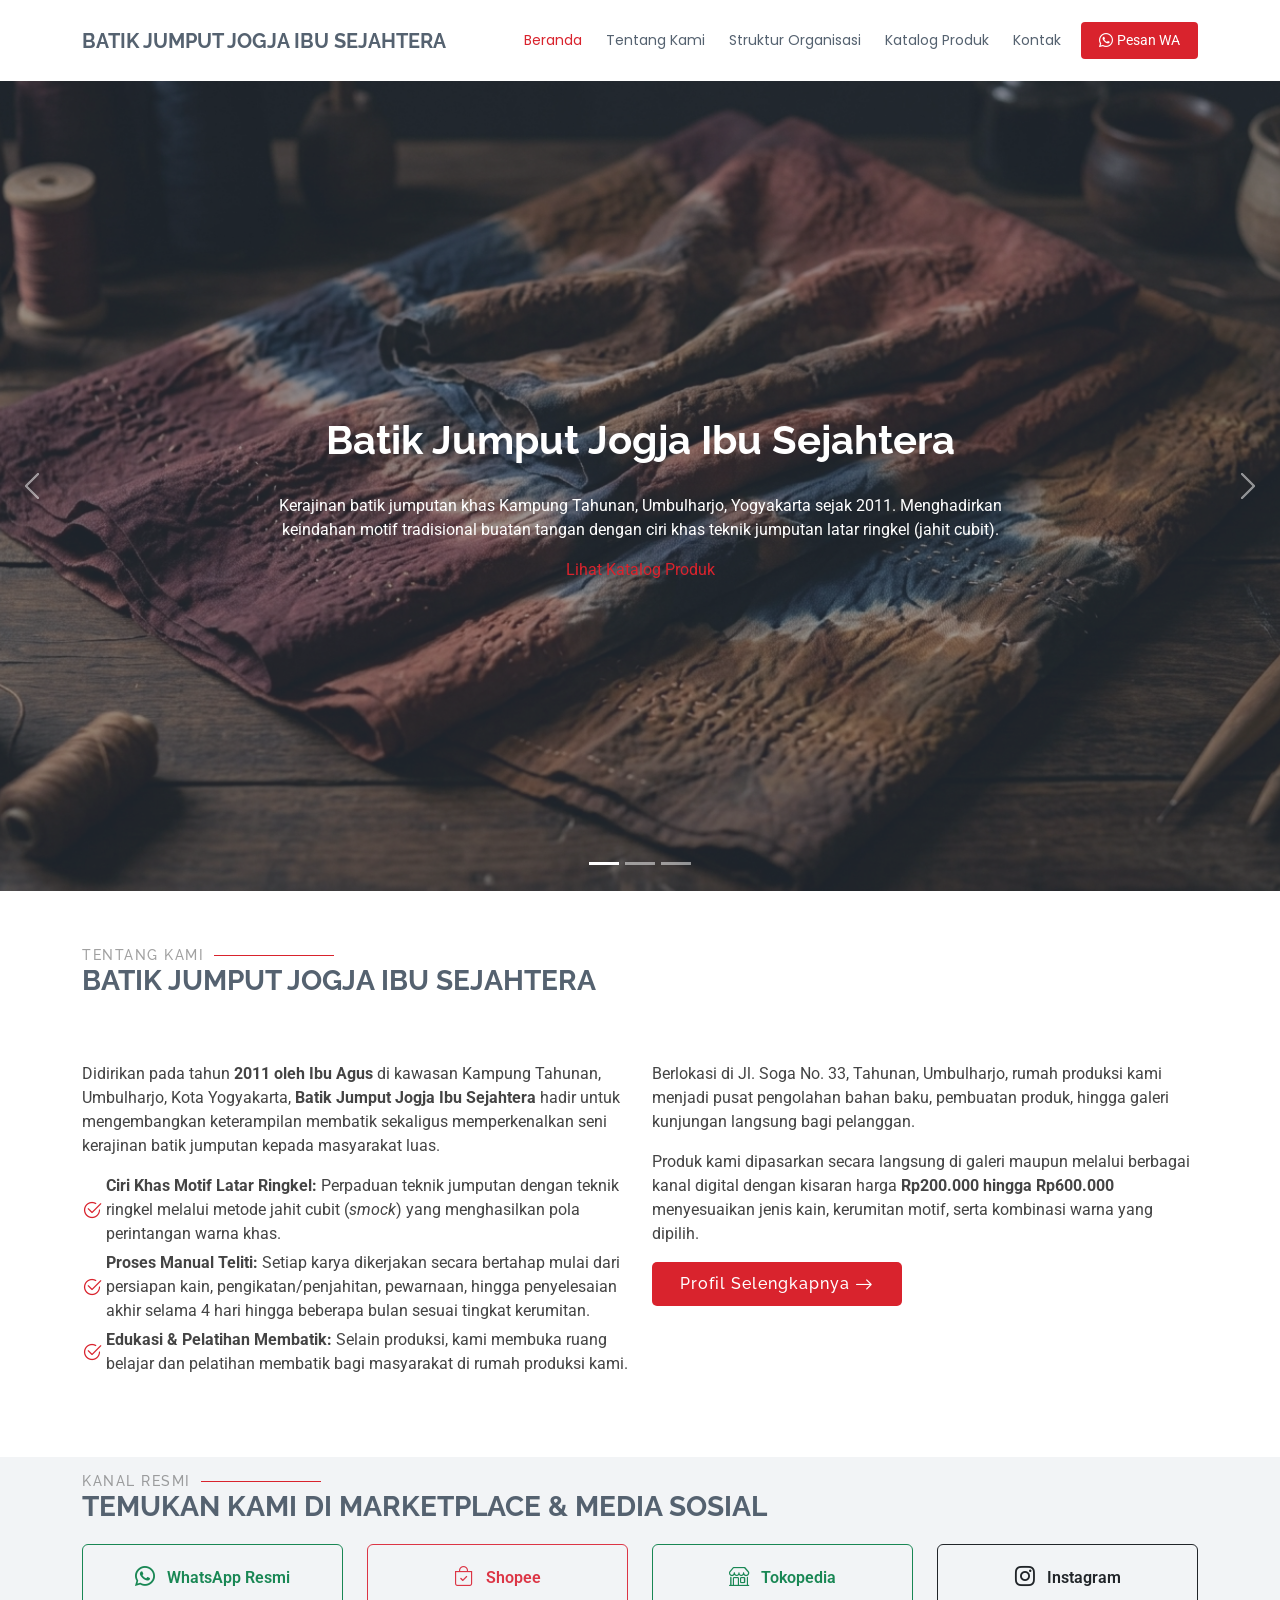
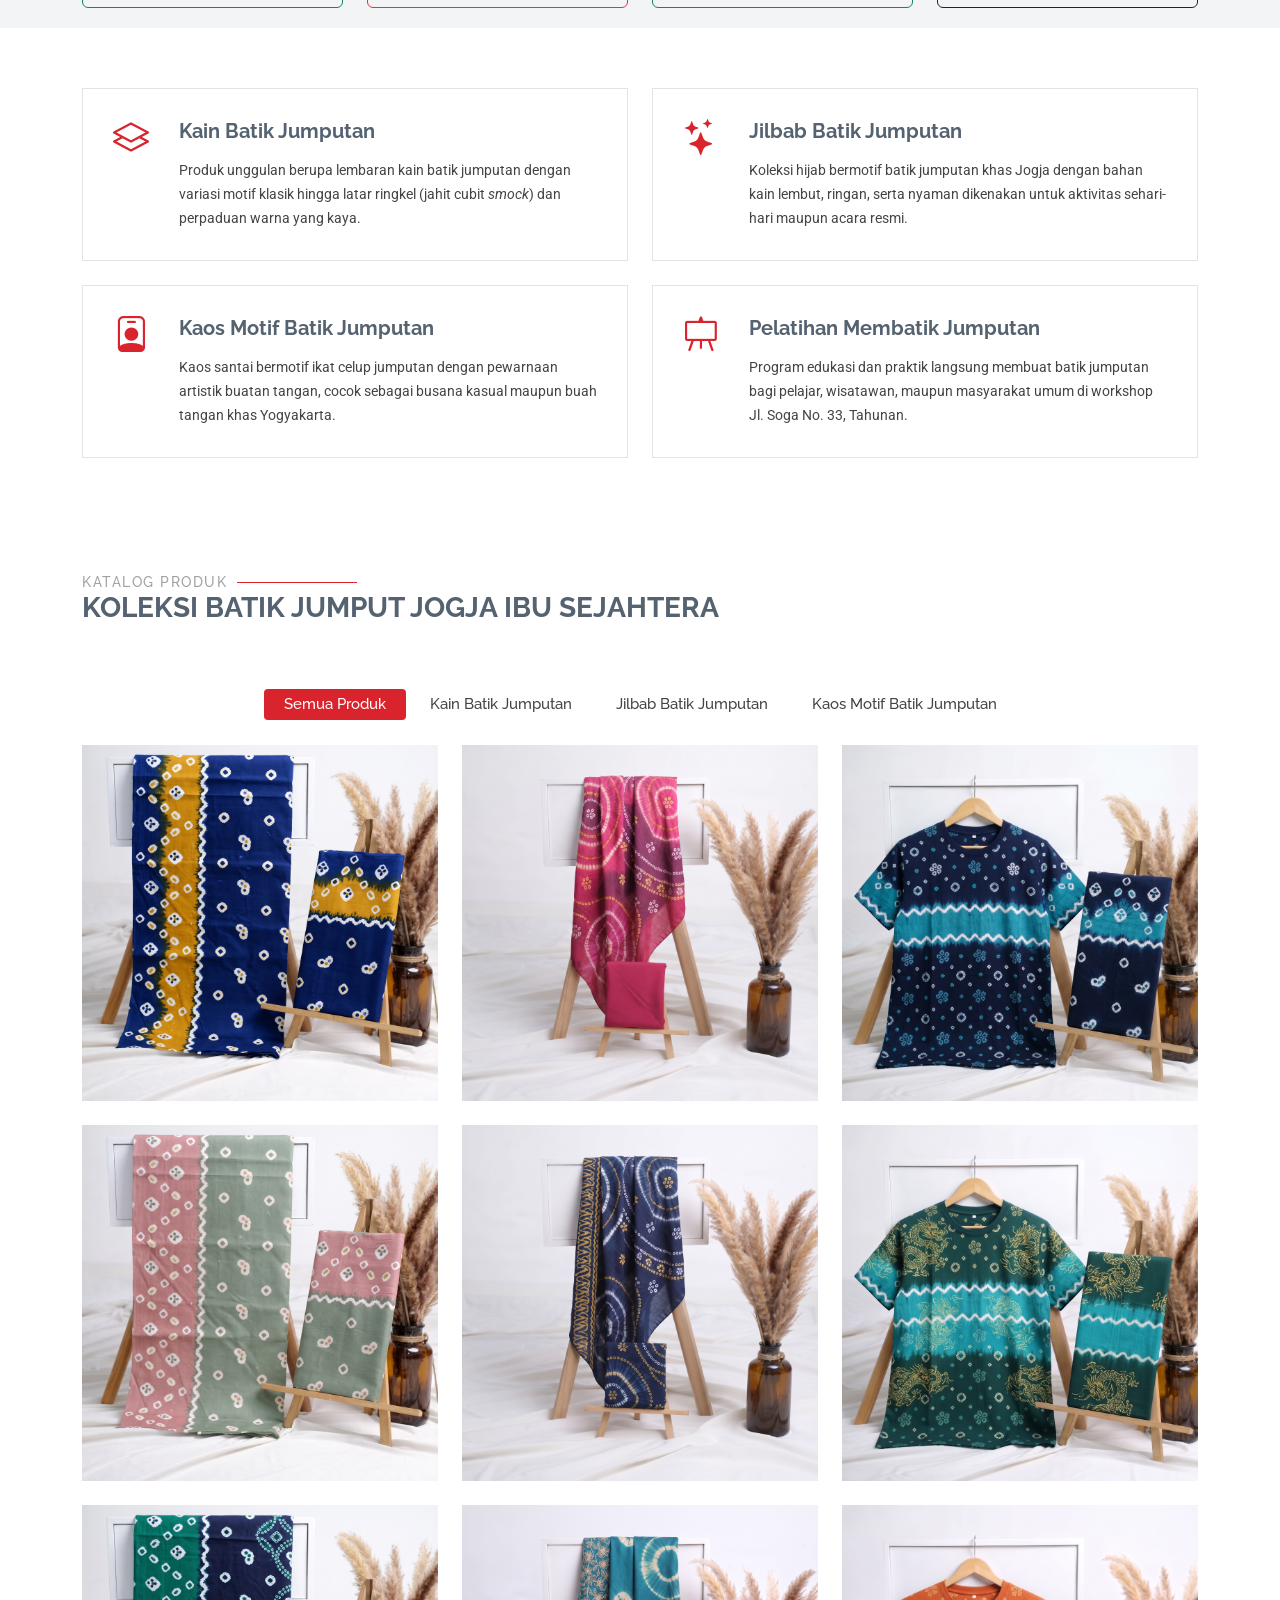
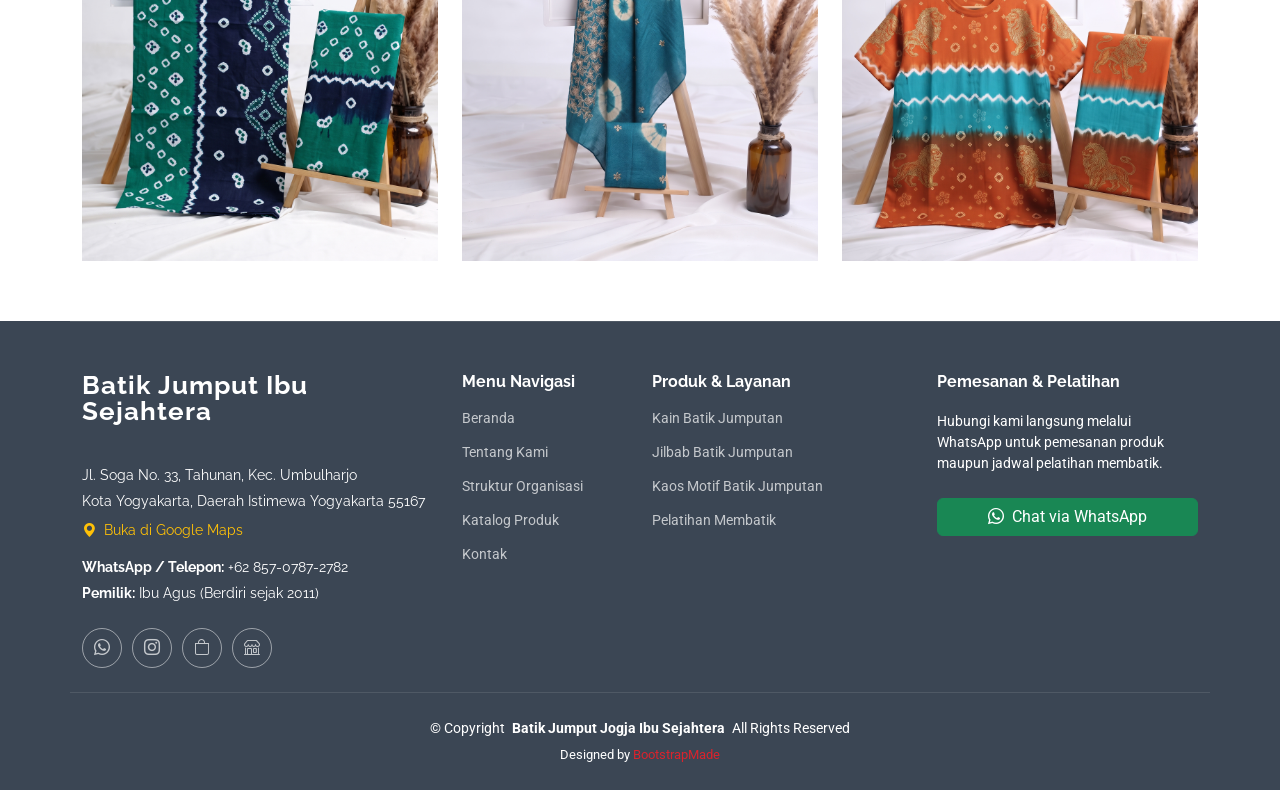
<file: index.html>
<!DOCTYPE html>
<html lang="id">

<head>
  <meta charset="utf-8">
  <meta content="width=device-width, initial-scale=1.0" name="viewport">
  <title>Beranda - Batik Jumput Jogja Ibu Sejahtera</title>
  <meta name="description" content="UMKM Batik Jumput Jogja Ibu Sejahtera di Jl. Soga No. 33 Tahunan, Umbulharjo, Yogyakarta. Memproduksi Kain Batik Jumputan latar ringkel, Jilbab, Kaos Batik Jumputan, serta pelatihan membatik.">
  <meta name="keywords" content="Batik Jumput Jogja, Batik Jumput Ibu Sejahtera, Jumputan Latar Ringkel, Batik Tahunan Umbulharjo, Pelatihan Membatik Jogja">

  <!-- Favicons -->
  <link href="assets/img/favicon.png" rel="icon">
  <link href="assets/img/apple-touch-icon.png" rel="apple-touch-icon">

  <!-- Fonts -->
  <link href="https://fonts.googleapis.com" rel="preconnect">
  <link href="https://fonts.gstatic.com" rel="preconnect" crossorigin>
  <link href="https://fonts.googleapis.com/css2?family=Roboto:ital,wght@0,100;0,300;0,400;0,500;0,700;0,900;1,100;1,300;1,400;1,500;1,700;1,900&family=Poppins:ital,wght@0,100;0,200;0,300;0,400;0,500;0,600;0,700;0,800;0,900;1,100;1,200;1,300;1,400;1,500;1,600;1,700;1,800;1,900&family=Raleway:ital,wght@0,100;0,200;0,300;0,400;0,500;0,600;0,700;0,800;0,900;1,100;1,200;1,300;1,400;1,500;1,600;1,700;1,800;1,900&display=swap" rel="stylesheet">

  <!-- Vendor CSS Files -->
  <link href="assets/vendor/bootstrap/css/bootstrap.min.css" rel="stylesheet">
  <link href="assets/vendor/bootstrap-icons/bootstrap-icons.css" rel="stylesheet">
  <link href="assets/vendor/aos/aos.css" rel="stylesheet">
  <link href="assets/vendor/glightbox/css/glightbox.min.css" rel="stylesheet">
  <link href="assets/vendor/swiper/swiper-bundle.min.css" rel="stylesheet">

  <!-- Main CSS File -->
  <link href="assets/css/main.css" rel="stylesheet">
</head>

<body class="index-page">

  <header id="header" class="header d-flex align-items-center sticky-top">
    <div class="container-fluid container-xl position-relative d-flex align-items-center">

      <a href="index.html" class="logo d-flex align-items-center me-auto">
        <h1 class="sitename">Batik Jumput Jogja Ibu Sejahtera</h1>
      </a>

      <nav id="navmenu" class="navmenu">
        <ul>
          <li><a href="index.html" class="active">Beranda</a></li>
          <li><a href="about.html">Tentang Kami</a></li>
          <li><a href="team.html">Struktur Organisasi</a></li>
          <li><a href="portfolio.html">Katalog Produk</a></li>
          <li><a href="contact.html">Kontak</a></li>
        </ul>
        <i class="mobile-nav-toggle d-xl-none bi bi-list"></i>
      </nav>

      <a class="btn-getstarted" href="https://wa.me/6285707872782?text=Halo%20Batik%20Jumput%20Jogja%20Ibu%20Sejahtera,%20saya%20ingin%20bertanya%20mengenai%20produk%20atau%20pelatihan%20membatik." target="_blank" rel="noopener noreferrer">
        <i class="bi bi-whatsapp me-1"></i> Pesan WA
      </a>

    </div>
  </header>

  <main class="main">

    <!-- Hero Section -->
    <section id="hero" class="hero section dark-background">

      <div id="hero-carousel" class="carousel slide carousel-fade" data-bs-ride="carousel" data-bs-interval="5000">

        <div class="carousel-item active">
          <img src="assets/img/hero-carousel/hero-carousel-1.jpg" alt="Batik Jumput Jogja Ibu Sejahtera">
          <div class="carousel-container">
            <h2 class="text-center mx-auto" style="font-size: clamp(1.5rem, 3.2vw, 2.5rem); white-space: nowrap; max-width: 100%;">
  Batik Jumput Jogja Ibu Sejahtera
</h2>
           <p class="text-center mx-auto" style="max-width: 760px;">
  Kerajinan batik jumputan khas Kampung Tahunan, Umbulharjo, Yogyakarta sejak 2011. Menghadirkan keindahan motif tradisional buatan tangan dengan ciri khas teknik jumputan latar ringkel (jahit cubit).
</p>
            <a href="#portfolio" class="btn-getstarted">Lihat Katalog Produk</a>
          </div>
        </div><!-- End Carousel Item -->

        <div class="carousel-item">
          <img src="assets/img/hero-carousel/hero-carousel-2.jpg" alt="Koleksi Kain, Jilbab & Kaos Batik Jumputan">
          <div class="carousel-container">
            <h2 class="text-center mx-auto" style="font-size: clamp(1.4rem, 3vw, 2.4rem); white-space: nowrap; max-width: 100%;">
  Kain, Jilbab &amp; Kaos Batik Jumputan
</h2>
           <p class="text-center mx-auto" style="max-width: 760px;">
  Dikerjakan secara teliti melalui proses ikat, jahit smock, hingga pewarnaan manual untuk menghasilkan perpaduan warna eksklusif bagi kebutuhan busana maupun suvenir khas Jogja.
</p>
            <a href="about.html" class="btn-getstarted">Tentang Kami</a>
          </div>
        </div><!-- End Carousel Item -->

        <div class="carousel-item">
          <img src="assets/img/hero-carousel/hero-carousel-3.jpg" alt="Workshop Pelatihan Membatik">
          <div class="carousel-container">
            <h2 class="text-center mx-auto" style="font-size: clamp(1.4rem, 3vw, 2.4rem); white-space: nowrap; max-width: 100%;">
  Melayani Pemesanan &amp; Pelatihan Membatik
</h2>
           <p class="text-center mx-auto" style="max-width: 760px;">
  Kunjungi rumah produksi kami di Jl. Soga No. 33, Tahunan, Yogyakarta untuk melihat koleksi produk secara langsung maupun mengikuti program pelatihan keterampilan membatik jumputan.
</p>
            <a href="contact.html" class="btn-getstarted">Hubungi Kami</a>
          </div>
        </div><!-- End Carousel Item -->

        <a class="carousel-control-prev" href="#hero-carousel" role="button" data-bs-slide="prev">
          <span class="carousel-control-prev-icon bi bi-chevron-left" aria-hidden="true"></span>
        </a>

        <a class="carousel-control-next" href="#hero-carousel" role="button" data-bs-slide="next">
          <span class="carousel-control-next-icon bi bi-chevron-right" aria-hidden="true"></span>
        </a>

        <ol class="carousel-indicators"></ol>

      </div>

    </section><!-- /Hero Section -->

    <!-- About Section -->
    <section id="about" class="about section">

      <!-- Section Title -->
      <div class="container section-title" data-aos="fade-up">
        <h2>Tentang Kami</h2>
        <p>Batik Jumput Jogja Ibu Sejahtera<br></p>
      </div><!-- End Section Title -->

      <div class="container">

        <div class="row gy-4">

          <div class="col-lg-6 content" data-aos="fade-up" data-aos-delay="100">
            <p>
              Didirikan pada tahun <strong>2011 oleh Ibu Agus</strong> di kawasan Kampung Tahunan, Umbulharjo, Kota Yogyakarta, <strong>Batik Jumput Jogja Ibu Sejahtera</strong> hadir untuk mengembangkan keterampilan membatik sekaligus memperkenalkan seni kerajinan batik jumputan kepada masyarakat luas.
            </p>
            <ul>
              <li><i class="bi bi-check2-circle"></i> <span><strong>Ciri Khas Motif Latar Ringkel:</strong> Perpaduan teknik jumputan dengan teknik ringkel melalui metode jahit cubit (<em>smock</em>) yang menghasilkan pola perintangan warna khas.</span></li>
              <li><i class="bi bi-check2-circle"></i> <span><strong>Proses Manual Teliti:</strong> Setiap karya dikerjakan secara bertahap mulai dari persiapan kain, pengikatan/penjahitan, pewarnaan, hingga penyelesaian akhir selama 4 hari hingga beberapa bulan sesuai tingkat kerumitan.</span></li>
              <li><i class="bi bi-check2-circle"></i> <span><strong>Edukasi &amp; Pelatihan Membatik:</strong> Selain produksi, kami membuka ruang belajar dan pelatihan membatik bagi masyarakat di rumah produksi kami.</span></li>
            </ul>
          </div>

          <div class="col-lg-6" data-aos="fade-up" data-aos-delay="200">
            <p>Berlokasi di Jl. Soga No. 33, Tahunan, Umbulharjo, rumah produksi kami menjadi pusat pengolahan bahan baku, pembuatan produk, hingga galeri kunjungan langsung bagi pelanggan.</p>
            <p>Produk kami dipasarkan secara langsung di galeri maupun melalui berbagai kanal digital dengan kisaran harga <strong>Rp200.000 hingga Rp600.000</strong> menyesuaikan jenis kain, kerumitan motif, serta kombinasi warna yang dipilih.</p>
            <a href="about.html" class="read-more"><span>Profil Selengkapnya</span><i class="bi bi-arrow-right"></i></a>
          </div>

        </div>

      </div>

    </section><!-- /About Section -->

    <!-- Marketplace & Media Sosial Section -->
    <section id="clients" class="clients section light-background">

      <div class="container section-title pb-3" data-aos="fade-up">
        <h2>Kanal Resmi</h2>
        <p>Temukan Kami di Marketplace &amp; Media Sosial</p>
      </div>

      <div class="container" data-aos="fade-up">
        <div class="row gy-3 justify-content-center text-center">

          <div class="col-lg-3 col-md-4 col-6">
            <a href="https://wa.me/6285707872782?text=Halo%20Batik%20Jumput%20Jogja%20Ibu%20Sejahtera,%20saya%20ingin%20bertanya%20mengenai%20produk." target="_blank" rel="noopener noreferrer" class="btn btn-outline-success w-100 py-3 fw-semibold">
              <i class="bi bi-whatsapp fs-5 me-2"></i> WhatsApp Resmi
            </a>
          </div>

          <div class="col-lg-3 col-md-4 col-6">
            <a href="https://shopee.co.id/search?keyword=Batik%20Jumput%20Ibu%20Sejahtera" target="_blank" rel="noopener noreferrer" class="btn btn-outline-danger w-100 py-3 fw-semibold">
              <i class="bi bi-bag-check fs-5 me-2"></i> Shopee
            </a>
          </div>

          <div class="col-lg-3 col-md-4 col-6">
            <a href="https://www.tokopedia.com/search?st=product&q=Batik%20Jumput%20Ibu%20Sejahtera" target="_blank" rel="noopener noreferrer" class="btn btn-outline-success w-100 py-3 fw-semibold">
              <i class="bi bi-shop fs-5 me-2"></i> Tokopedia
            </a>
          </div>

          <div class="col-lg-3 col-md-4 col-6">
            <a href="https://www.instagram.com/batikjumputibusejahtera/" target="_blank" rel="noopener noreferrer" class="btn btn-outline-dark w-100 py-3 fw-semibold">
              <i class="bi bi-instagram fs-5 me-2"></i> Instagram
            </a>
          </div>

        </div>
      </div>

    </section><!-- /Marketplace & Media Sosial Section -->

    <!-- Services / Produk & Layanan Utama Section -->
    <section id="services" class="services section">

      <div class="container">

        <div class="row gy-4">

          <div class="col-md-6" data-aos="fade-up" data-aos-delay="100">
            <div class="service-item d-flex position-relative h-100">
              <i class="bi bi-layers icon flex-shrink-0"></i>
              <div>
                <h4 class="title"><a href="portfolio.html" class="stretched-link">Kain Batik Jumputan</a></h4>
                <p class="description">Produk unggulan berupa lembaran kain batik jumputan dengan variasi motif klasik hingga latar ringkel (jahit cubit <em>smock</em>) dan perpaduan warna yang kaya.</p>
              </div>
            </div>
          </div><!-- End Service Item -->

          <div class="col-md-6" data-aos="fade-up" data-aos-delay="200">
            <div class="service-item d-flex position-relative h-100">
              <i class="bi bi-stars icon flex-shrink-0"></i>
              <div>
                <h4 class="title"><a href="portfolio.html" class="stretched-link">Jilbab Batik Jumputan</a></h4>
                <p class="description">Koleksi hijab bermotif batik jumputan khas Jogja dengan bahan kain lembut, ringan, serta nyaman dikenakan untuk aktivitas sehari-hari maupun acara resmi.</p>
              </div>
            </div>
          </div><!-- End Service Item -->

          <div class="col-md-6" data-aos="fade-up" data-aos-delay="300">
            <div class="service-item d-flex position-relative h-100">
              <i class="bi bi-person-badge icon flex-shrink-0"></i>
              <div>
                <h4 class="title"><a href="portfolio.html" class="stretched-link">Kaos Motif Batik Jumputan</a></h4>
                <p class="description">Kaos santai bermotif ikat celup jumputan dengan pewarnaan artistik buatan tangan, cocok sebagai busana kasual maupun buah tangan khas Yogyakarta.</p>
              </div>
            </div>
          </div><!-- End Service Item -->

          <div class="col-md-6" data-aos="fade-up" data-aos-delay="400">
            <div class="service-item d-flex position-relative h-100">
              <i class="bi bi-easel icon flex-shrink-0"></i>
              <div>
                <h4 class="title"><a href="contact.html" class="stretched-link">Pelatihan Membatik Jumputan</a></h4>
                <p class="description">Program edukasi dan praktik langsung membuat batik jumputan bagi pelajar, wisatawan, maupun masyarakat umum di workshop Jl. Soga No. 33, Tahunan.</p>
              </div>
            </div>
          </div><!-- End Service Item -->

        </div>

      </div>

    </section><!-- /Services Section -->

    <!-- Portfolio / Katalog Produk Section -->
    <section id="portfolio" class="portfolio section">

      <!-- Section Title -->
      <div class="container section-title" data-aos="fade-up">
        <h2>Katalog Produk</h2>
        <p>Koleksi Batik Jumput Jogja Ibu Sejahtera</p>
      </div><!-- End Section Title -->

      <div class="container">

        <div class="isotope-layout" data-default-filter="*" data-layout="masonry" data-sort="original-order">

          <ul class="portfolio-filters isotope-filters" data-aos="fade-up" data-aos-delay="100">
            <li data-filter="*" class="filter-active">Semua Produk</li>
            <li data-filter=".filter-kain">Kain Batik Jumputan</li>
            <li data-filter=".filter-jilbab">Jilbab Batik Jumputan</li>
            <li data-filter=".filter-kaos">Kaos Motif Batik Jumputan</li>
          </ul><!-- End Portfolio Filters -->

          <div class="row gy-4 isotope-container" data-aos="fade-up" data-aos-delay="200">

            <!-- Item 1: Kain 1 -->
            <div class="col-lg-4 col-md-6 portfolio-item isotope-item filter-kain">
              <img src="assets/img/masonry-portfolio/masonry-portfolio-1.jpg" class="img-fluid" alt="Kain Batik Jumputan Latar Ringkel">
              <div class="portfolio-info">
                <h4>Kain Batik Jumputan Latar Ringkel</h4>
                <p>Teknik Jahit Cubit (Smock) | Rp200.000 - Rp600.000</p>
                <a href="assets/img/masonry-portfolio/masonry-portfolio-1.jpg" title="Kain Batik Jumputan Latar Ringkel" data-gallery="portfolio-gallery-kain" class="glightbox preview-link"><i class="bi bi-zoom-in"></i></a>
                <a href="portfolio.html" title="Lihat Katalog Lengkap" class="details-link"><i class="bi bi-link-45deg"></i></a>
              </div>
            </div><!-- End Portfolio Item -->

            <!-- Item 2: Jilbab 1 -->
            <div class="col-lg-4 col-md-6 portfolio-item isotope-item filter-jilbab">
              <img src="assets/img/masonry-portfolio/masonry-portfolio-2.jpg" class="img-fluid" alt="Jilbab Batik Jumputan">
              <div class="portfolio-info">
                <h4>Jilbab Batik Jumputan</h4>
                <p>Motif Jumputan Khas Jogja | Bahan Nyaman &amp; Adem</p>
                <a href="assets/img/masonry-portfolio/masonry-portfolio-2.jpg" title="Jilbab Batik Jumputan" data-gallery="portfolio-gallery-jilbab" class="glightbox preview-link"><i class="bi bi-zoom-in"></i></a>
                <a href="portfolio.html" title="Lihat Katalog Lengkap" class="details-link"><i class="bi bi-link-45deg"></i></a>
              </div>
            </div><!-- End Portfolio Item -->

            <!-- Item 3: Kaos 1 -->
            <div class="col-lg-4 col-md-6 portfolio-item isotope-item filter-kaos">
              <img src="assets/img/masonry-portfolio/masonry-portfolio-3.jpg" class="img-fluid" alt="Kaos Motif Batik Jumputan">
              <div class="portfolio-info">
                <h4>Kaos Motif Batik Jumputan</h4>
                <p>Pewarnaan Ikat Celup Manual | Tersedia Berbagai Ukuran</p>
                <a href="assets/img/masonry-portfolio/masonry-portfolio-3.jpg" title="Kaos Motif Batik Jumputan" data-gallery="portfolio-gallery-kaos" class="glightbox preview-link"><i class="bi bi-zoom-in"></i></a>
                <a href="portfolio.html" title="Lihat Katalog Lengkap" class="details-link"><i class="bi bi-link-45deg"></i></a>
              </div>
            </div><!-- End Portfolio Item -->

            <!-- Item 4: Kain 2 -->
            <div class="col-lg-4 col-md-6 portfolio-item isotope-item filter-kain">
              <img src="assets/img/masonry-portfolio/masonry-portfolio-4.jpg" class="img-fluid" alt="Kain Batik Jumputan Motif Klasik">
              <div class="portfolio-info">
                <h4>Kain Batik Jumputan Motif Klasik</h4>
                <p>Kombinasi Warna Eksklusif | Rp200.000 - Rp600.000</p>
                <a href="assets/img/masonry-portfolio/masonry-portfolio-4.jpg" title="Kain Batik Jumputan Motif Klasik" data-gallery="portfolio-gallery-kain" class="glightbox preview-link"><i class="bi bi-zoom-in"></i></a>
                <a href="portfolio.html" title="Lihat Katalog Lengkap" class="details-link"><i class="bi bi-link-45deg"></i></a>
              </div>
            </div><!-- End Portfolio Item -->

            <!-- Item 5: Jilbab 2 -->
            <div class="col-lg-4 col-md-6 portfolio-item isotope-item filter-jilbab">
              <img src="assets/img/masonry-portfolio/masonry-portfolio-5.jpg" class="img-fluid" alt="Jilbab Batik Jumputan Seri Warna">
              <div class="portfolio-info">
                <h4>Jilbab Batik Jumputan Seri Warna</h4>
                <p>Pewarnaan Tangan | Cocok untuk Harian &amp; Acara Resmi</p>
                <a href="assets/img/masonry-portfolio/masonry-portfolio-5.jpg" title="Jilbab Batik Jumputan Seri Warna" data-gallery="portfolio-gallery-jilbab" class="glightbox preview-link"><i class="bi bi-zoom-in"></i></a>
                <a href="portfolio.html" title="Lihat Katalog Lengkap" class="details-link"><i class="bi bi-link-45deg"></i></a>
              </div>
            </div><!-- End Portfolio Item -->

            <!-- Item 6: Kaos 2 -->
            <div class="col-lg-4 col-md-6 portfolio-item isotope-item filter-kaos">
              <img src="assets/img/masonry-portfolio/masonry-portfolio-6.jpg" class="img-fluid" alt="Kaos Motif Batik Jumputan Kombinasi">
              <div class="portfolio-info">
                <h4>Kaos Motif Batik Jumputan Kombinasi</h4>
                <p>Bahan Katun Adem | Motif Unik Buatan Tangan</p>
                <a href="assets/img/masonry-portfolio/masonry-portfolio-6.jpg" title="Kaos Motif Batik Jumputan Kombinasi" data-gallery="portfolio-gallery-kaos" class="glightbox preview-link"><i class="bi bi-zoom-in"></i></a>
                <a href="portfolio.html" title="Lihat Katalog Lengkap" class="details-link"><i class="bi bi-link-45deg"></i></a>
              </div>
            </div><!-- End Portfolio Item -->

            <!-- Item 7: Kain 3 -->
            <div class="col-lg-4 col-md-6 portfolio-item isotope-item filter-kain">
              <img src="assets/img/masonry-portfolio/masonry-portfolio-7.jpg" class="img-fluid" alt="Kain Batik Jumputan Maroon Emas">
              <div class="portfolio-info">
                <h4>Kain Batik Jumputan Maroon Emas</h4>
                <p>Motif Jumput &amp; Ringkel | Rp200.000 - Rp600.000</p>
                <a href="assets/img/masonry-portfolio/masonry-portfolio-7.jpg" title="Kain Batik Jumputan Maroon Emas" data-gallery="portfolio-gallery-kain" class="glightbox preview-link"><i class="bi bi-zoom-in"></i></a>
                <a href="portfolio.html" title="Lihat Katalog Lengkap" class="details-link"><i class="bi bi-link-45deg"></i></a>
              </div>
            </div><!-- End Portfolio Item -->

            <!-- Item 8: Jilbab 3 -->
            <div class="col-lg-4 col-md-6 portfolio-item isotope-item filter-jilbab">
              <img src="assets/img/masonry-portfolio/masonry-portfolio-8.jpg" class="img-fluid" alt="Jilbab Batik Jumputan Hijau Zamrud Emas">
              <div class="portfolio-info">
                <h4>Jilbab Batik Jumputan Hijau Zamrud Emas</h4>
                <p>Motif Jumput &amp; Ringkel | Bahan Lembut</p>
                <a href="assets/img/masonry-portfolio/masonry-portfolio-8.jpg" title="Jilbab Batik Jumputan Hijau Zamrud Emas" data-gallery="portfolio-gallery-jilbab" class="glightbox preview-link"><i class="bi bi-zoom-in"></i></a>
                <a href="portfolio.html" title="Lihat Katalog Lengkap" class="details-link"><i class="bi bi-link-45deg"></i></a>
              </div>
            </div><!-- End Portfolio Item -->

            <!-- Item 9: Kaos 3 -->
            <div class="col-lg-4 col-md-6 portfolio-item isotope-item filter-kaos">
              <img src="assets/img/masonry-portfolio/masonry-portfolio-9.jpg" class="img-fluid" alt="Kaos Motif Batik Jumputan Terakota Krem">
              <div class="portfolio-info">
                <h4>Kaos Motif Batik Jumputan Terakota Krem</h4>
                <p>Ikat Celup &amp; Ringkel | Bahan Katun Adem</p>
                <a href="assets/img/masonry-portfolio/masonry-portfolio-9.jpg" title="Kaos Motif Batik Jumputan Terakota Krem" data-gallery="portfolio-gallery-kaos" class="glightbox preview-link"><i class="bi bi-zoom-in"></i></a>
                <a href="portfolio.html" title="Lihat Katalog Lengkap" class="details-link"><i class="bi bi-link-45deg"></i></a>
              </div>
            </div><!-- End Portfolio Item -->

          </div><!-- End Portfolio Container -->

        </div>

      </div>

    </section><!-- /Portfolio Section -->

  </main>

  <footer id="footer" class="footer dark-background">

    <div class="container footer-top">
      <div class="row gy-4">
        <div class="col-lg-4 col-md-6 footer-about">
          <a href="index.html" class="logo d-flex align-items-center">
            <span class="sitename">Batik Jumput Ibu Sejahtera</span>
          </a>
          <div class="footer-contact pt-3">
            <p>Jl. Soga No. 33, Tahunan, Kec. Umbulharjo</p>
            <p>Kota Yogyakarta, Daerah Istimewa Yogyakarta 55167</p>
            <p class="mt-2"><a href="https://maps.app.goo.gl/rcmpXP3FX8vbRDid6" target="_blank" rel="noopener noreferrer" class="text-warning"><i class="bi bi-geo-alt-fill me-1"></i> Buka di Google Maps</a></p>
            <p class="mt-3"><strong>WhatsApp / Telepon:</strong> <span>+62 857-0787-2782</span></p>
            <p><strong>Pemilik:</strong> <span>Ibu Agus (Berdiri sejak 2011)</span></p>
          </div>
          <div class="social-links d-flex mt-4">
            <a href="https://wa.me/6285707872782" target="_blank" rel="noopener noreferrer" title="WhatsApp"><i class="bi bi-whatsapp"></i></a>
            <a href="https://www.instagram.com/batikjumputibusejahtera/" target="_blank" rel="noopener noreferrer" title="Instagram"><i class="bi bi-instagram"></i></a>
            <a href="https://shopee.co.id/search?keyword=Batik%20Jumput%20Ibu%20Sejahtera" target="_blank" rel="noopener noreferrer" title="Shopee"><i class="bi bi-bag"></i></a>
            <a href="https://www.tokopedia.com/search?st=product&amp;q=Batik%20Jumput%20Ibu%20Sejahtera" target="_blank" rel="noopener noreferrer" title="Tokopedia"><i class="bi bi-shop"></i></a>
          </div>
        </div>

        <div class="col-lg-2 col-md-3 footer-links">
          <h4>Menu Navigasi</h4>
          <ul>
            <li><a href="index.html">Beranda</a></li>
            <li><a href="about.html">Tentang Kami</a></li>
            <li><a href="team.html">Struktur Organisasi</a></li>
            <li><a href="portfolio.html">Katalog Produk</a></li>
            <li><a href="contact.html">Kontak</a></li>
          </ul>
        </div>

        <div class="col-lg-3 col-md-3 footer-links">
          <h4>Produk &amp; Layanan</h4>
          <ul>
            <li><a href="portfolio.html">Kain Batik Jumputan</a></li>
            <li><a href="portfolio.html">Jilbab Batik Jumputan</a></li>
            <li><a href="portfolio.html">Kaos Motif Batik Jumputan</a></li>
            <li><a href="contact.html">Pelatihan Membatik</a></li>
          </ul>
        </div>

        <div class="col-lg-3 col-md-12 footer-newsletter">
          <h4>Pemesanan &amp; Pelatihan</h4>
          <p>Hubungi kami langsung melalui WhatsApp untuk pemesanan produk maupun jadwal pelatihan membatik.</p>
          <a href="https://wa.me/6285707872782?text=Halo%20Batik%20Jumput%20Jogja%20Ibu%20Sejahtera,%20saya%20ingin%20bertanya%20mengenai%20produk." class="btn btn-success w-100 mt-2" target="_blank" rel="noopener noreferrer">
            <i class="bi bi-whatsapp me-1"></i> Chat via WhatsApp
          </a>
        </div>

      </div>
    </div>

    <div class="container copyright text-center mt-4">
      <p>© <span>Copyright</span> <strong class="px-1 sitename">Batik Jumput Jogja Ibu Sejahtera</strong> <span>All Rights Reserved</span></p>
      <div class="credits">
        Designed by <a href="https://bootstrapmade.com/">BootstrapMade</a>
      </div>
    </div>

  </footer>

  <!-- Scroll Top -->
  <a href="#" id="scroll-top" class="scroll-top d-flex align-items-center justify-content-center"><i class="bi bi-arrow-up-short"></i></a>

  <!-- Preloader -->
  <div id="preloader"></div>

  <!-- Vendor JS Files -->
  <script src="assets/vendor/bootstrap/js/bootstrap.bundle.min.js"></script>
  <script src="assets/vendor/php-email-form/validate.js"></script>
  <script src="assets/vendor/aos/aos.js"></script>
  <script src="assets/vendor/glightbox/js/glightbox.min.js"></script>
  <script src="assets/vendor/imagesloaded/imagesloaded.pkgd.min.js"></script>
  <script src="assets/vendor/isotope-layout/isotope.pkgd.min.js"></script>
  <script src="assets/vendor/purecounter/purecounter_vanilla.js"></script>
  <script src="assets/vendor/waypoints/noframework.waypoints.js"></script>
  <script src="assets/vendor/swiper/swiper-bundle.min.js"></script>

  <!-- Main JS File -->
  <script src="assets/js/main.js"></script>

</body>

</html>
</file>
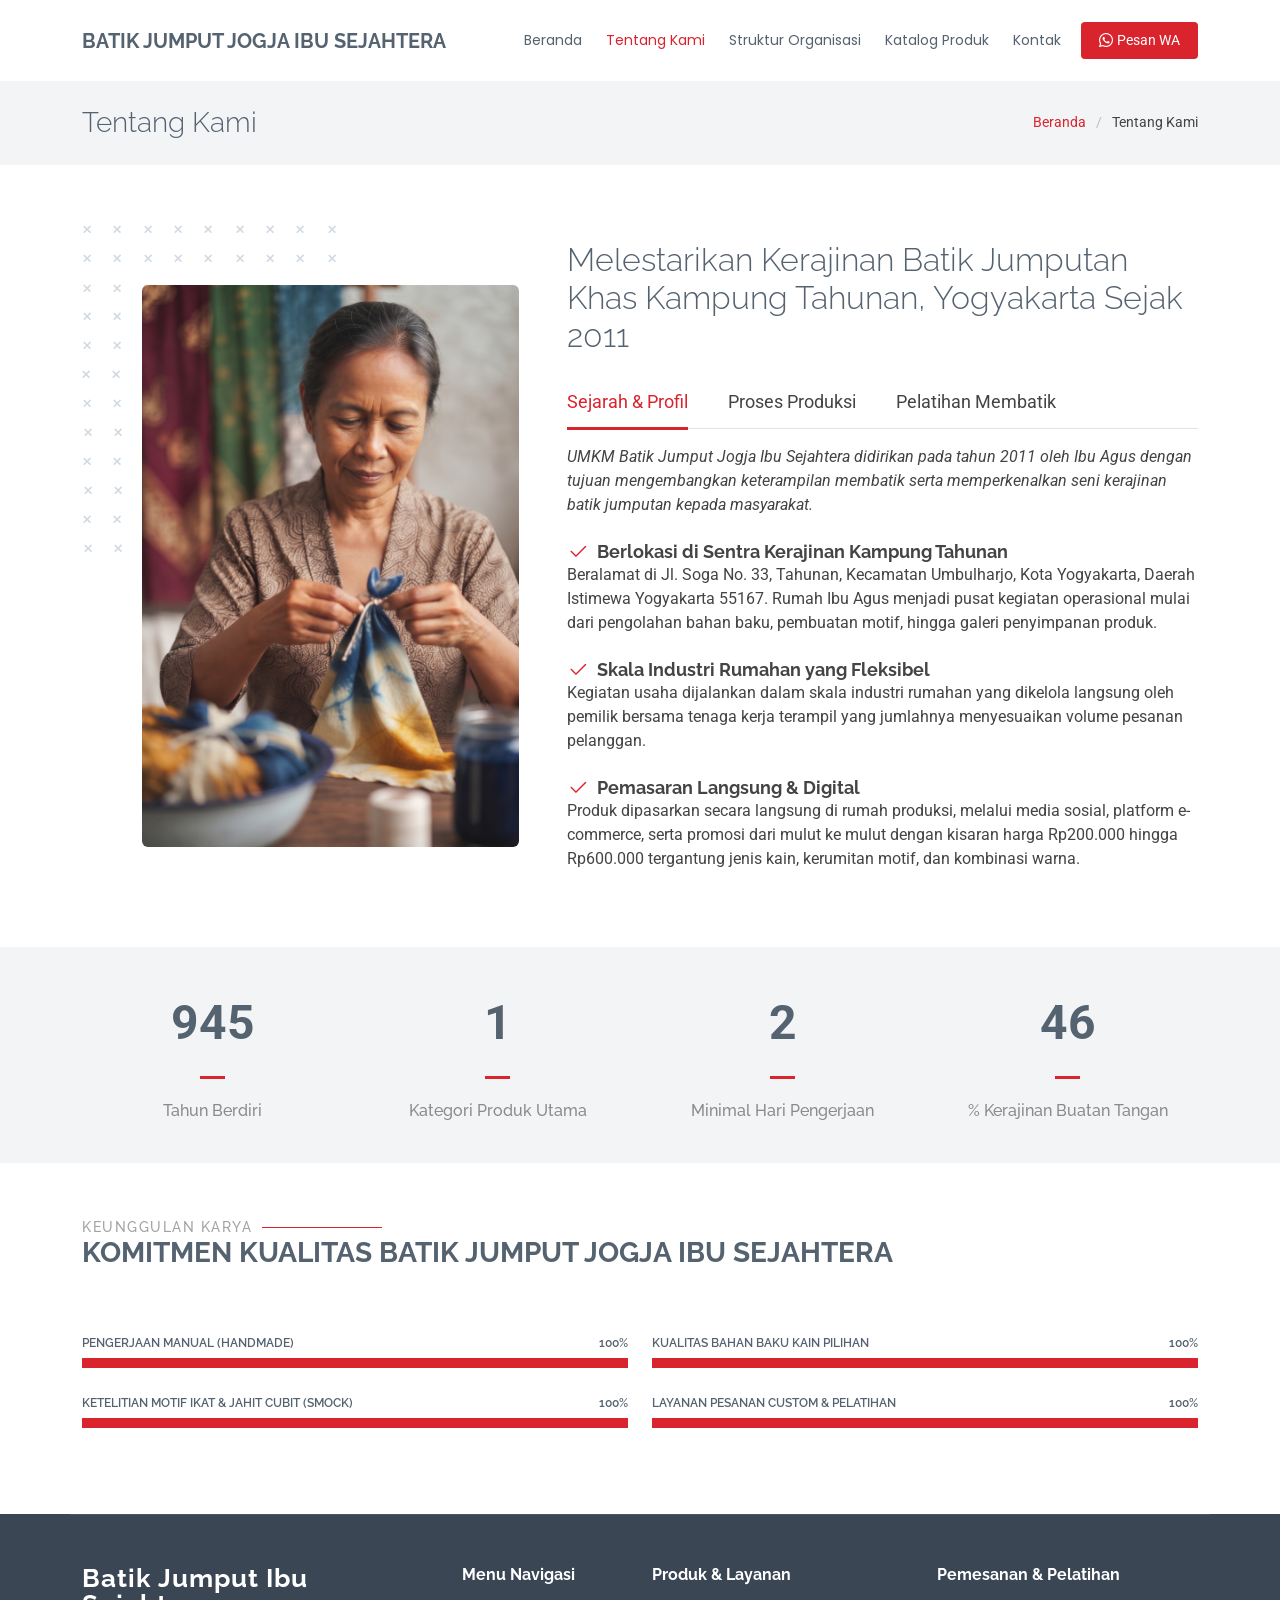
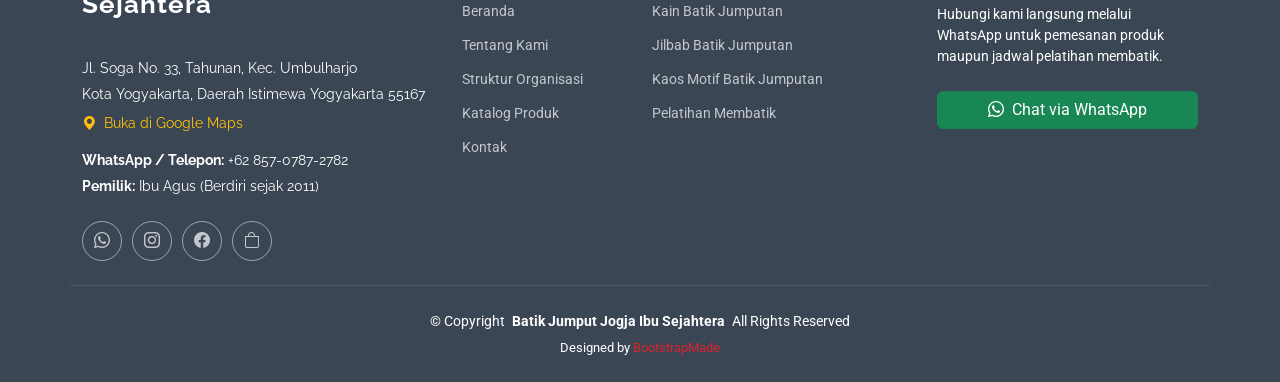
<file: about.html>
<!DOCTYPE html>
<html lang="id">

<head>
  <meta charset="utf-8">
  <meta content="width=device-width, initial-scale=1.0" name="viewport">
  <title>Tentang Kami - Batik Jumput Jogja Ibu Sejahtera</title>
  <meta name="description" content="Profil dan sejarah UMKM Batik Jumput Jogja Ibu Sejahtera yang didirikan tahun 2011 oleh Ibu Agus di Jl. Soga No. 33, Tahunan, Umbulharjo, Yogyakarta.">
  <meta name="keywords" content="Tentang Batik Jumput Ibu Sejahtera, Ibu Agus Batik Jumput, Jumputan Latar Ringkel, Pelatihan Membatik Jogja">

  <!-- Favicons -->
  <link href="assets/img/favicon.png" rel="icon">
  <link href="assets/img/apple-touch-icon.png" rel="apple-touch-icon">

  <!-- Fonts -->
  <link href="https://fonts.googleapis.com" rel="preconnect">
  <link href="https://fonts.gstatic.com" rel="preconnect" crossorigin>
  <link href="https://fonts.googleapis.com/css2?family=Roboto:ital,wght@0,100;0,300;0,400;0,500;0,700;0,900;1,100;1,300;1,400;1,500;1,700;1,900&family=Poppins:ital,wght@0,100;0,200;0,300;0,400;0,500;0,600;0,700;0,800;0,900;1,100;1,200;1,300;1,400;1,500;1,600;1,700;1,800;1,900&family=Raleway:ital,wght@0,100;0,200;0,300;0,400;0,500;0,600;0,700;0,800;0,900;1,100;1,200;1,300;1,400;1,500;1,600;1,700;1,800;1,900&display=swap" rel="stylesheet">

  <!-- Vendor CSS Files -->
  <link href="assets/vendor/bootstrap/css/bootstrap.min.css" rel="stylesheet">
  <link href="assets/vendor/bootstrap-icons/bootstrap-icons.css" rel="stylesheet">
  <link href="assets/vendor/aos/aos.css" rel="stylesheet">
  <link href="assets/vendor/glightbox/css/glightbox.min.css" rel="stylesheet">
  <link href="assets/vendor/swiper/swiper-bundle.min.css" rel="stylesheet">

  <!-- Main CSS File -->
  <link href="assets/css/main.css" rel="stylesheet">
</head>

<body class="about-page">

  <header id="header" class="header d-flex align-items-center sticky-top">
    <div class="container-fluid container-xl position-relative d-flex align-items-center">

      <a href="index.html" class="logo d-flex align-items-center me-auto">
        <h1 class="sitename">Batik Jumput Jogja Ibu Sejahtera</h1>
      </a>

      <nav id="navmenu" class="navmenu">
        <ul>
          <li><a href="index.html">Beranda</a></li>
          <li><a href="about.html" class="active">Tentang Kami</a></li>
          <li><a href="team.html">Struktur Organisasi</a></li>
          <li><a href="portfolio.html">Katalog Produk</a></li>
          <li><a href="contact.html">Kontak</a></li>
        </ul>
        <i class="mobile-nav-toggle d-xl-none bi bi-list"></i>
      </nav>

      <a class="btn-getstarted" href="https://wa.me/6285707872782?text=Halo%20Batik%20Jumput%20Jogja%20Ibu%20Sejahtera,%20saya%20ingin%20bertanya%20mengenai%20produk%20atau%20pelatihan%20membatik." target="_blank">
        <i class="bi bi-whatsapp me-1"></i> Pesan WA
      </a>

    </div>
  </header>

  <main class="main">

    <!-- Page Title -->
    <div class="page-title light-background">
      <div class="container d-lg-flex justify-content-between align-items-center">
        <h1 class="mb-2 mb-lg-0">Tentang Kami</h1>
        <nav class="breadcrumbs">
          <ol>
            <li><a href="index.html">Beranda</a></li>
            <li class="current">Tentang Kami</li>
          </ol>
        </nav>
      </div>
    </div><!-- End Page Title -->

    <!-- About 2 Section -->
    <section id="about-2" class="about-2 section">

      <div class="container" data-aos="fade-up">

        <div class="row g-4 g-lg-5" data-aos="fade-up" data-aos-delay="200">

          <div class="col-lg-5">
            <div class="about-img">
              <img src="assets/img/about-portrait.jpg" class="img-fluid rounded" alt="Rumah Produksi Batik Jumput Jogja Ibu Sejahtera">
            </div>
          </div>

          <div class="col-lg-7">
            <h3 class="pt-0 pt-lg-3">Melestarikan Kerajinan Batik Jumputan Khas Kampung Tahunan, Yogyakarta Sejak 2011</h3>

            <!-- Tabs -->
            <ul class="nav nav-pills mb-3">
              <li><a class="nav-link active" data-bs-toggle="pill" href="#about-2-tab1">Sejarah &amp; Profil</a></li>
              <li><a class="nav-link" data-bs-toggle="pill" href="#about-2-tab2">Proses Produksi</a></li>
              <li><a class="nav-link" data-bs-toggle="pill" href="#about-2-tab3">Pelatihan Membatik</a></li>
            </ul><!-- End Tabs -->

            <!-- Tab Content -->
            <div class="tab-content">

              <div class="tab-pane fade show active" id="about-2-tab1">

                <p class="fst-italic">UMKM Batik Jumput Jogja Ibu Sejahtera didirikan pada tahun 2011 oleh Ibu Agus dengan tujuan mengembangkan keterampilan membatik serta memperkenalkan seni kerajinan batik jumputan kepada masyarakat.</p>

                <div class="d-flex align-items-center mt-4">
                  <i class="bi bi-check2"></i>
                  <h4>Berlokasi di Sentra Kerajinan Kampung Tahunan</h4>
                </div>
                <p>Beralamat di Jl. Soga No. 33, Tahunan, Kecamatan Umbulharjo, Kota Yogyakarta, Daerah Istimewa Yogyakarta 55167. Rumah Ibu Agus menjadi pusat kegiatan operasional mulai dari pengolahan bahan baku, pembuatan motif, hingga galeri penyimpanan produk.</p>

                <div class="d-flex align-items-center mt-4">
                  <i class="bi bi-check2"></i>
                  <h4>Skala Industri Rumahan yang Fleksibel</h4>
                </div>
                <p>Kegiatan usaha dijalankan dalam skala industri rumahan yang dikelola langsung oleh pemilik bersama tenaga kerja terampil yang jumlahnya menyesuaikan volume pesanan pelanggan.</p>

                <div class="d-flex align-items-center mt-4">
                  <i class="bi bi-check2"></i>
                  <h4>Pemasaran Langsung &amp; Digital</h4>
                </div>
                <p>Produk dipasarkan secara langsung di rumah produksi, melalui media sosial, platform e-commerce, serta promosi dari mulut ke mulut dengan kisaran harga Rp200.000 hingga Rp600.000 tergantung jenis kain, kerumitan motif, dan kombinasi warna.</p>

              </div><!-- End Tab 1 Content -->

              <div class="tab-pane fade" id="about-2-tab2">

                <p class="fst-italic">Setiap helai produk Batik Jumput Jogja Ibu Sejahtera dikerjakan secara manual untuk menjaga keaslian motif dan kualitas perintangan warna.</p>

                <div class="d-flex align-items-center mt-4">
                  <i class="bi bi-check2"></i>
                  <h4>Ciri Khas Motif Jumputan Latar Ringkel</h4>
                </div>
                <p>Salah satu keunggulan khas kami adalah perpaduan teknik jumputan dengan teknik ringkel melalui metode jahit cubit (<em>smock</em>) yang menciptakan pola perintangan warna unik dan bertekstur artistik.</p>

                <div class="d-flex align-items-center mt-4">
                  <i class="bi bi-check2"></i>
                  <h4>Tahapan Pengerjaan Manual yang Teliti</h4>
                </div>
                <p>Proses produksi dilakukan secara bertahap mulai dari persiapan kain, pembentukan motif dengan teknik ikat atau jahit cubit, proses pewarnaan, hingga tahap penyelesaian kain. Waktu pengerjaan berkisar antara 4 hari hingga beberapa bulan sesuai tingkat kerumitan motif.</p>

                <div class="d-flex align-items-center mt-4">
                  <i class="bi bi-check2"></i>
                  <h4>Pengelolaan Bahan Baku Terencana</h4>
                </div>
                <p>Bahan baku diperoleh dari pemasok terpercaya dan disiapkan menyesuaikan kebutuhan pesanan pelanggan agar kualitas warna dan serat kain tetap terjaga.</p>

              </div><!-- End Tab 2 Content -->

              <div class="tab-pane fade" id="about-2-tab3">

                <p class="fst-italic">Selain memproduksi karya batik jumputan, kami membuka ruang belajar bagi masyarakat yang ingin mengenal dan mempraktikkan langsung teknik membatik.</p>

                <div class="d-flex align-items-center mt-4">
                  <i class="bi bi-check2"></i>
                  <h4>Praktik Langsung di Rumah Produksi</h4>
                </div>
                <p>Kegiatan pelatihan diselenggarakan langsung di lokasi workshop Jl. Soga No. 33, Tahunan, Yogyakarta sehingga peserta dapat melihat langsung suasana kerja dan peralatan produksi yang digunakan.</p>

                <div class="d-flex align-items-center mt-4">
                  <i class="bi bi-check2"></i>
                  <h4>Materi dari Dasar hingga Pewarnaan</h4>
                </div>
                <p>Peserta dibimbing mulai dari pengenalan jenis kain, teknik mengikat pola jumputan maupun jahit cubit (<em>smock</em>), hingga pencelupan warna.</p>

                <div class="d-flex align-items-center mt-4">
                  <i class="bi bi-check2"></i>
                  <h4>Terbuka untuk Berbagai Kalangan</h4>
                </div>
                <p>Melayani kunjungan belajar untuk masyarakat umum, pelajar, mahasiswa, maupun kelompok wisata edukasi yang ingin melestarikan warisan kriya tekstil Yogyakarta.</p>

              </div><!-- End Tab 3 Content -->

            </div>

          </div>

        </div>

      </div>

    </section><!-- /About 2 Section -->

    <!-- Stats Section -->
    <section id="stats" class="stats section light-background">

      <div class="container" data-aos="fade-up" data-aos-delay="100">

        <div class="row gy-4">

          <div class="col-lg-3 col-md-6">
            <div class="stats-item text-center w-100 h-100">
              <span data-purecounter-start="0" data-purecounter-end="2011" data-purecounter-duration="1" class="purecounter"></span>
              <p>Tahun Berdiri</p>
            </div>
          </div><!-- End Stats Item -->

          <div class="col-lg-3 col-md-6">
            <div class="stats-item text-center w-100 h-100">
              <span data-purecounter-start="0" data-purecounter-end="3" data-purecounter-duration="1" class="purecounter"></span>
              <p>Kategori Produk Utama</p>
            </div>
          </div><!-- End Stats Item -->

          <div class="col-lg-3 col-md-6">
            <div class="stats-item text-center w-100 h-100">
              <span data-purecounter-start="0" data-purecounter-end="4" data-purecounter-duration="1" class="purecounter"></span>
              <p>Minimal Hari Pengerjaan</p>
            </div>
          </div><!-- End Stats Item -->

          <div class="col-lg-3 col-md-6">
            <div class="stats-item text-center w-100 h-100">
              <span data-purecounter-start="0" data-purecounter-end="100" data-purecounter-duration="1" class="purecounter"></span>
              <p>% Kerajinan Buatan Tangan</p>
            </div>
          </div><!-- End Stats Item -->

        </div>

      </div>

    </section><!-- /Stats Section -->

    <!-- Keunggulan & Tahapan Kerja Section -->
    <section id="skills" class="skills section">

      <!-- Section Title -->
      <div class="container section-title" data-aos="fade-up">
        <h2>Keunggulan Karya</h2>
        <p>Komitmen Kualitas Batik Jumput Jogja Ibu Sejahtera<br></p>
      </div><!-- End Section Title -->

      <div class="container" data-aos="fade-up" data-aos-delay="100">

        <div class="row skills-content skills-animation">

          <div class="col-lg-6">

            <div class="progress">
              <span class="skill"><span>Pengerjaan Manual (Handmade)</span> <i class="val">100%</i></span>
              <div class="progress-bar-wrap">
                <div class="progress-bar" role="progressbar" aria-valuenow="100" aria-valuemin="0" aria-valuemax="100"></div>
              </div>
            </div><!-- End Skills Item -->

            <div class="progress">
              <span class="skill"><span>Ketelitian Motif Ikat &amp; Jahit Cubit (Smock)</span> <i class="val">100%</i></span>
              <div class="progress-bar-wrap">
                <div class="progress-bar" role="progressbar" aria-valuenow="100" aria-valuemin="0" aria-valuemax="100"></div>
              </div>
            </div><!-- End Skills Item -->

          </div>

          <div class="col-lg-6">

            <div class="progress">
              <span class="skill"><span>Kualitas Bahan Baku Kain Pilihan</span> <i class="val">100%</i></span>
              <div class="progress-bar-wrap">
                <div class="progress-bar" role="progressbar" aria-valuenow="100" aria-valuemin="0" aria-valuemax="100"></div>
              </div>
            </div><!-- End Skills Item -->

            <div class="progress">
              <span class="skill"><span>Layanan Pesanan Custom &amp; Pelatihan</span> <i class="val">100%</i></span>
              <div class="progress-bar-wrap">
                <div class="progress-bar" role="progressbar" aria-valuenow="100" aria-valuemin="0" aria-valuemax="100"></div>
              </div>
            </div><!-- End Skills Item -->

          </div>

        </div>

      </div>

    </section><!-- /Skills Section -->

  </main>

  <footer id="footer" class="footer dark-background">

    <div class="container footer-top">
      <div class="row gy-4">
        <div class="col-lg-4 col-md-6 footer-about">
          <a href="index.html" class="logo d-flex align-items-center">
            <span class="sitename">Batik Jumput Ibu Sejahtera</span>
          </a>
          <div class="footer-contact pt-3">
            <p>Jl. Soga No. 33, Tahunan, Kec. Umbulharjo</p>
            <p>Kota Yogyakarta, Daerah Istimewa Yogyakarta 55167</p>
            <p class="mt-2"><a href="https://maps.app.goo.gl/rcmpXP3FX8vbRDid6" target="_blank" class="text-warning"><i class="bi bi-geo-alt-fill me-1"></i> Buka di Google Maps</a></p>
            <p class="mt-3"><strong>WhatsApp / Telepon:</strong> <span>+62 857-0787-2782</span></p>
            <p><strong>Pemilik:</strong> <span>Ibu Agus (Berdiri sejak 2011)</span></p>
          </div>
          <div class="social-links d-flex mt-4">
            <a href="https://wa.me/6285707872782" target="_blank" title="WhatsApp"><i class="bi bi-whatsapp"></i></a>
            <a href="portfolio.html#marketplace" title="Instagram"><i class="bi bi-instagram"></i></a>
            <a href="portfolio.html#marketplace" title="Facebook"><i class="bi bi-facebook"></i></a>
            <a href="portfolio.html#marketplace" title="Marketplace"><i class="bi bi-bag"></i></a>
          </div>
        </div>

        <div class="col-lg-2 col-md-3 footer-links">
          <h4>Menu Navigasi</h4>
          <ul>
            <li><a href="index.html">Beranda</a></li>
            <li><a href="about.html">Tentang Kami</a></li>
            <li><a href="team.html">Struktur Organisasi</a></li>
            <li><a href="portfolio.html">Katalog Produk</a></li>
            <li><a href="contact.html">Kontak</a></li>
          </ul>
        </div>

        <div class="col-lg-3 col-md-3 footer-links">
          <h4>Produk &amp; Layanan</h4>
          <ul>
            <li><a href="portfolio.html">Kain Batik Jumputan</a></li>
            <li><a href="portfolio.html">Jilbab Batik Jumputan</a></li>
            <li><a href="portfolio.html">Kaos Motif Batik Jumputan</a></li>
            <li><a href="contact.html">Pelatihan Membatik</a></li>
          </ul>
        </div>

        <div class="col-lg-3 col-md-12 footer-newsletter">
          <h4>Pemesanan &amp; Pelatihan</h4>
          <p>Hubungi kami langsung melalui WhatsApp untuk pemesanan produk maupun jadwal pelatihan membatik.</p>
          <a href="https://wa.me/6285707872782?text=Halo%20Batik%20Jumput%20Jogja%20Ibu%20Sejahtera,%20saya%20ingin%20bertanya%20mengenai%20produk." class="btn btn-success w-100 mt-2" target="_blank">
            <i class="bi bi-whatsapp me-1"></i> Chat via WhatsApp
          </a>
        </div>

      </div>
    </div>

    <div class="container copyright text-center mt-4">
      <p>© <span>Copyright</span> <strong class="px-1 sitename">Batik Jumput Jogja Ibu Sejahtera</strong> <span>All Rights Reserved</span></p>
      <div class="credits">
        Designed by <a href="https://bootstrapmade.com/">BootstrapMade</a>
      </div>
    </div>

  </footer>

  <!-- Scroll Top -->
  <a href="#" id="scroll-top" class="scroll-top d-flex align-items-center justify-content-center"><i class="bi bi-arrow-up-short"></i></a>

  <!-- Preloader -->
  <div id="preloader"></div>

  <!-- Vendor JS Files -->
  <script src="assets/vendor/bootstrap/js/bootstrap.bundle.min.js"></script>
  <script src="assets/vendor/php-email-form/validate.js"></script>
  <script src="assets/vendor/aos/aos.js"></script>
  <script src="assets/vendor/glightbox/js/glightbox.min.js"></script>
  <script src="assets/vendor/imagesloaded/imagesloaded.pkgd.min.js"></script>
  <script src="assets/vendor/isotope-layout/isotope.pkgd.min.js"></script>
  <script src="assets/vendor/purecounter/purecounter_vanilla.js"></script>
  <script src="assets/vendor/waypoints/noframework.waypoints.js"></script>
  <script src="assets/vendor/swiper/swiper-bundle.min.js"></script>

  <!-- Main JS File -->
  <script src="assets/js/main.js"></script>

</body>

</html>
</file>
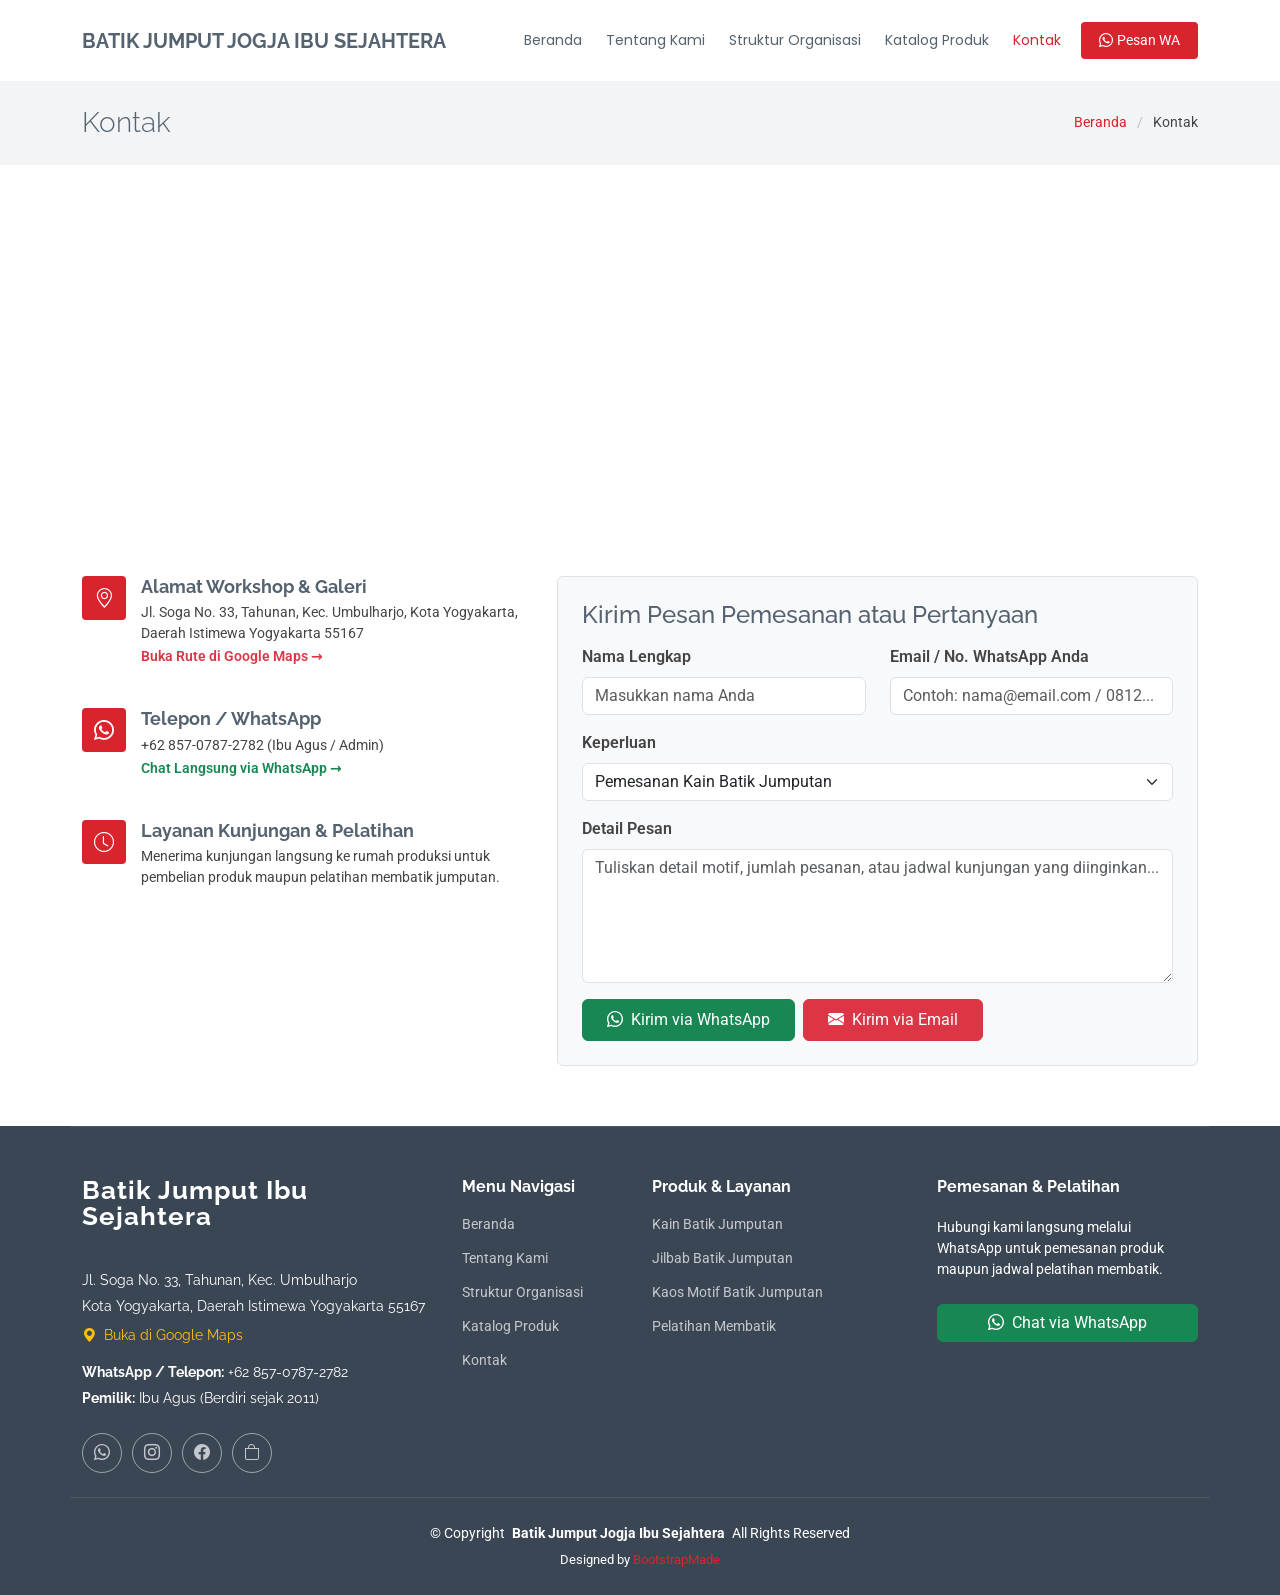
<file: contact.html>
<!DOCTYPE html>
<html lang="id">

<head>
  <meta charset="utf-8">
  <meta content="width=device-width, initial-scale=1.0" name="viewport">
  <title>Kontak - Batik Jumput Jogja Ibu Sejahtera</title>
  <meta name="description" content="Hubungi UMKM Batik Jumput Jogja Ibu Sejahtera di Jl. Soga No. 33, Tahunan, Umbulharjo, Yogyakarta via WhatsApp atau Email.">
  <meta name="keywords" content="Kontak Batik Jumput Ibu Sejahtera, Alamat Batik Jumput Jogja, WhatsApp Batik Jumput">

  <!-- Favicons -->
  <link href="assets/img/favicon.png" rel="icon">
  <link href="assets/img/apple-touch-icon.png" rel="apple-touch-icon">

  <!-- Fonts -->
  <link href="https://fonts.googleapis.com" rel="preconnect">
  <link href="https://fonts.gstatic.com" rel="preconnect" crossorigin>
  <link href="https://fonts.googleapis.com/css2?family=Roboto:ital,wght@0,100;0,300;0,400;0,500;0,700;0,900;1,100;1,300;1,400;1,500;1,700;1,900&family=Poppins:ital,wght@0,100;0,200;0,300;0,400;0,500;0,600;0,700;0,800;0,900;1,100;1,200;1,300;1,400;1,500;1,600;1,700;1,800;1,900&family=Raleway:ital,wght@0,100;0,200;0,300;0,400;0,500;0,600;0,700;0,800;0,900;1,100;1,200;1,300;1,400;1,500;1,600;1,700;1,800;1,900&display=swap" rel="stylesheet">

  <!-- Vendor CSS Files -->
  <link href="assets/vendor/bootstrap/css/bootstrap.min.css" rel="stylesheet">
  <link href="assets/vendor/bootstrap-icons/bootstrap-icons.css" rel="stylesheet">
  <link href="assets/vendor/aos/aos.css" rel="stylesheet">
  <link href="assets/vendor/glightbox/css/glightbox.min.css" rel="stylesheet">
  <link href="assets/vendor/swiper/swiper-bundle.min.css" rel="stylesheet">

  <!-- Main CSS File -->
  <link href="assets/css/main.css" rel="stylesheet">
</head>

<body class="contact-page">

  <header id="header" class="header d-flex align-items-center sticky-top">
    <div class="container-fluid container-xl position-relative d-flex align-items-center">

      <a href="index.html" class="logo d-flex align-items-center me-auto">
        <h1 class="sitename">Batik Jumput Jogja Ibu Sejahtera</h1>
      </a>

      <nav id="navmenu" class="navmenu">
        <ul>
          <li><a href="index.html">Beranda</a></li>
          <li><a href="about.html">Tentang Kami</a></li>
          <li><a href="team.html">Struktur Organisasi</a></li>
          <li><a href="portfolio.html">Katalog Produk</a></li>
          <li><a href="contact.html" class="active">Kontak</a></li>
        </ul>
        <i class="mobile-nav-toggle d-xl-none bi bi-list"></i>
      </nav>

      <a class="btn-getstarted" href="https://wa.me/6285707872782?text=Halo%20Batik%20Jumput%20Jogja%20Ibu%20Sejahtera,%20saya%20ingin%20bertanya%20mengenai%20produk." target="_blank">
        <i class="bi bi-whatsapp me-1"></i> Pesan WA
      </a>

    </div>
  </header>

  <main class="main">

    <!-- Page Title -->
    <div class="page-title light-background">
      <div class="container d-lg-flex justify-content-between align-items-center">
        <h1 class="mb-2 mb-lg-0">Kontak</h1>
        <nav class="breadcrumbs">
          <ol>
            <li><a href="index.html">Beranda</a></li>
            <li class="current">Kontak</li>
          </ol>
        </nav>
      </div>
    </div><!-- End Page Title -->

    <!-- Contact Section -->
    <section id="contact" class="contact section">

      <div class="container" data-aos="fade-up" data-aos-delay="100">

        <!-- Google Maps Embed -->
        <div class="mb-4" data-aos="fade-up" data-aos-delay="200">
          <iframe style="border:0; width: 100%; height: 320px;" src="https://www.google.com/maps?q=Jl.+Soga+No.+33,+Tahunan,+Umbulharjo,+Kota+Yogyakarta+55167&output=embed" frameborder="0" allowfullscreen="" loading="lazy" referrerpolicy="no-referrer-when-downgrade"></iframe>
        </div><!-- End Google Maps -->

        <div class="row gy-4">

          <div class="col-lg-5">
            <div class="info-item d-flex" data-aos="fade-up" data-aos-delay="300">
              <i class="bi bi-geo-alt flex-shrink-0"></i>
              <div>
                <h3>Alamat Workshop &amp; Galeri</h3>
                <p>Jl. Soga No. 33, Tahunan, Kec. Umbulharjo, Kota Yogyakarta, Daerah Istimewa Yogyakarta 55167</p>
                <a href="https://maps.app.goo.gl/rcmpXP3FX8vbRDid6" target="_blank" class="small fw-semibold text-danger">Buka Rute di Google Maps &rarr;</a>
              </div>
            </div><!-- End Info Item -->

            <div class="info-item d-flex" data-aos="fade-up" data-aos-delay="400">
              <i class="bi bi-whatsapp flex-shrink-0"></i>
              <div>
                <h3>Telepon / WhatsApp</h3>
                <p>+62 857-0787-2782 (Ibu Agus / Admin)</p>
                <a href="https://wa.me/6285707872782" target="_blank" class="small fw-semibold text-success">Chat Langsung via WhatsApp &rarr;</a>
              </div>
            </div><!-- End Info Item -->

            <div class="info-item d-flex" data-aos="fade-up" data-aos-delay="500">
              <i class="bi bi-clock flex-shrink-0"></i>
              <div>
                <h3>Layanan Kunjungan &amp; Pelatihan</h3>
                <p>Menerima kunjungan langsung ke rumah produksi untuk pembelian produk maupun pelatihan membatik jumputan.</p>
              </div>
            </div><!-- End Info Item -->

          </div>

          <div class="col-lg-7">
            <div class="p-4 border rounded bg-light" data-aos="fade-up" data-aos-delay="200">
              <h4 class="mb-3">Kirim Pesan Pemesanan atau Pertanyaan</h4>
              <form id="formKontakUMKM">
                <div class="row gy-3">

                  <div class="col-md-6">
                    <label for="namaPengirim" class="form-label fw-semibold">Nama Lengkap</label>
                    <input type="text" id="namaPengirim" class="form-control" placeholder="Masukkan nama Anda" required>
                  </div>

                  <div class="col-md-6">
                    <label for="kontakPengirim" class="form-label fw-semibold">Email / No. WhatsApp Anda</label>
                    <input type="text" id="kontakPengirim" class="form-control" placeholder="Contoh: nama@email.com / 0812..." required>
                  </div>

                  <div class="col-md-12">
                    <label for="keperluanPesan" class="form-label fw-semibold">Keperluan</label>
                    <select id="keperluanPesan" class="form-select">
                      <option value="Pemesanan Kain Batik Jumputan">Pemesanan Kain Batik Jumputan</option>
                      <option value="Pemesanan Jilbab Batik Jumputan">Pemesanan Jilbab Batik Jumputan</option>
                      <option value="Pemesanan Kaos Motif Batik Jumputan">Pemesanan Kaos Motif Batik Jumputan</option>
                      <option value="Pesanan Custom / Seragam">Pesanan Custom / Seragam</option>
                      <option value="Pendaftaran Pelatihan Membatik">Pendaftaran Pelatihan Membatik</option>
                      <option value="Pertanyaan Lainnya">Pertanyaan Lainnya</option>
                    </select>
                  </div>

                  <div class="col-md-12">
                    <label for="isiPesan" class="form-label fw-semibold">Detail Pesan</label>
                    <textarea class="form-control" id="isiPesan" rows="5" placeholder="Tuliskan detail motif, jumlah pesanan, atau jadwal kunjungan yang diinginkan..." required></textarea>
                  </div>

                  <div class="col-md-12 d-flex flex-wrap gap-2">
                    <button type="button" onclick="kirimWhatsApp()" class="btn btn-success px-4 py-2">
                      <i class="bi bi-whatsapp me-1"></i> Kirim via WhatsApp
                    </button>
                    <button type="button" onclick="kirimEmail()" class="btn btn-danger px-4 py-2">
                      <i class="bi bi-envelope-fill me-1"></i> Kirim via Email
                    </button>
                  </div>

                </div>
              </form>
            </div>
          </div><!-- End Contact Form -->

        </div>

      </div>

    </section><!-- /Contact Section -->

  </main>

  <footer id="footer" class="footer dark-background">

    <div class="container footer-top">
      <div class="row gy-4">
        <div class="col-lg-4 col-md-6 footer-about">
          <a href="index.html" class="logo d-flex align-items-center">
            <span class="sitename">Batik Jumput Ibu Sejahtera</span>
          </a>
          <div class="footer-contact pt-3">
            <p>Jl. Soga No. 33, Tahunan, Kec. Umbulharjo</p>
            <p>Kota Yogyakarta, Daerah Istimewa Yogyakarta 55167</p>
            <p class="mt-2"><a href="https://maps.app.goo.gl/rcmpXP3FX8vbRDid6" target="_blank" class="text-warning"><i class="bi bi-geo-alt-fill me-1"></i> Buka di Google Maps</a></p>
            <p class="mt-3"><strong>WhatsApp / Telepon:</strong> <span>+62 857-0787-2782</span></p>
            <p><strong>Pemilik:</strong> <span>Ibu Agus (Berdiri sejak 2011)</span></p>
          </div>
          <div class="social-links d-flex mt-4">
            <a href="https://wa.me/6285707872782" target="_blank" title="WhatsApp"><i class="bi bi-whatsapp"></i></a>
            <a href="portfolio.html#marketplace" title="Instagram"><i class="bi bi-instagram"></i></a>
            <a href="portfolio.html#marketplace" title="Facebook"><i class="bi bi-facebook"></i></a>
            <a href="portfolio.html#marketplace" title="Marketplace"><i class="bi bi-bag"></i></a>
          </div>
        </div>

        <div class="col-lg-2 col-md-3 footer-links">
          <h4>Menu Navigasi</h4>
          <ul>
            <li><a href="index.html">Beranda</a></li>
            <li><a href="about.html">Tentang Kami</a></li>
            <li><a href="team.html">Struktur Organisasi</a></li>
            <li><a href="portfolio.html">Katalog Produk</a></li>
            <li><a href="contact.html">Kontak</a></li>
          </ul>
        </div>

        <div class="col-lg-3 col-md-3 footer-links">
          <h4>Produk &amp; Layanan</h4>
          <ul>
            <li><a href="portfolio.html">Kain Batik Jumputan</a></li>
            <li><a href="portfolio.html">Jilbab Batik Jumputan</a></li>
            <li><a href="portfolio.html">Kaos Motif Batik Jumputan</a></li>
            <li><a href="contact.html">Pelatihan Membatik</a></li>
          </ul>
        </div>

        <div class="col-lg-3 col-md-12 footer-newsletter">
          <h4>Pemesanan &amp; Pelatihan</h4>
          <p>Hubungi kami langsung melalui WhatsApp untuk pemesanan produk maupun jadwal pelatihan membatik.</p>
          <a href="https://wa.me/6285707872782?text=Halo%20Batik%20Jumput%20Jogja%20Ibu%20Sejahtera,%20saya%20ingin%20bertanya%20mengenai%20produk." class="btn btn-success w-100 mt-2" target="_blank">
            <i class="bi bi-whatsapp me-1"></i> Chat via WhatsApp
          </a>
        </div>

      </div>
    </div>

    <div class="container copyright text-center mt-4">
      <p>© <span>Copyright</span> <strong class="px-1 sitename">Batik Jumput Jogja Ibu Sejahtera</strong> <span>All Rights Reserved</span></p>
      <div class="credits">
        Designed by <a href="https://bootstrapmade.com/">BootstrapMade</a>
      </div>
    </div>

  </footer>

  <!-- Scroll Top -->
  <a href="#" id="scroll-top" class="scroll-top d-flex align-items-center justify-content-center"><i class="bi bi-arrow-up-short"></i></a>

  <!-- Preloader -->
  <div id="preloader"></div>

  <!-- Script Kirim WhatsApp & Email -->
  <script>
    function kirimWhatsApp() {
      const nama = document.getElementById('namaPengirim').value.trim();
      const kontak = document.getElementById('kontakPengirim').value.trim();
      const keperluan = document.getElementById('keperluanPesan').value;
      const pesan = document.getElementById('isiPesan').value.trim();

      if (!nama || !pesan) {
        alert('Mohon isi Nama Lengkap dan Detail Pesan terlebih dahulu.');
        return;
      }

      const teksWA = `Halo Batik Jumput Jogja Ibu Sejahtera,%0A%0A` +
                     `*Nama:* ${encodeURIComponent(nama)}%0A` +
                     `*Kontak:* ${encodeURIComponent(kontak)}%0A` +
                     `*Keperluan:* ${encodeURIComponent(keperluan)}%0A` +
                     `*Pesan:* ${encodeURIComponent(pesan)}`;

      window.open(`https://wa.me/6285707872782?text=${teksWA}`, '_blank');
      document.getElementById('formKontakUMKM').reset();
    }

    function kirimEmail() {
      const nama = document.getElementById('namaPengirim').value.trim();
      const kontak = document.getElementById('kontakPengirim').value.trim();
      const keperluan = document.getElementById('keperluanPesan').value;
      const pesan = document.getElementById('isiPesan').value.trim();

      if (!nama || !pesan) {
        alert('Mohon isi Nama Lengkap dan Detail Pesan terlebih dahulu.');
        return;
      }

      // Ganti alamat email tujuan di bawah ini dengan email resmi UMKM jika sudah tersedia
      const emailTujuan = 'batikjumputibusejahtera@gmail.com';
      const subjek = encodeURIComponent(`${keperluan} - ${nama}`);
      const isi = encodeURIComponent(
        `Halo Batik Jumput Jogja Ibu Sejahtera,\n\n` +
        `Nama: ${nama}\n` +
        `Kontak: ${kontak}\n` +
        `Keperluan: ${keperluan}\n\n` +
        `Detail Pesan:\n${pesan}`
      );

      window.location.href = `mailto:${emailTujuan}?subject=${subjek}&body=${isi}`;
      document.getElementById('formKontakUMKM').reset();
    }
  </script>

  <!-- Vendor JS Files -->
  <script src="assets/vendor/bootstrap/js/bootstrap.bundle.min.js"></script>
  <script src="assets/vendor/aos/aos.js"></script>
  <script src="assets/vendor/glightbox/js/glightbox.min.js"></script>
  <script src="assets/vendor/imagesloaded/imagesloaded.pkgd.min.js"></script>
  <script src="assets/vendor/isotope-layout/isotope.pkgd.min.js"></script>
  <script src="assets/vendor/purecounter/purecounter_vanilla.js"></script>
  <script src="assets/vendor/waypoints/noframework.waypoints.js"></script>
  <script src="assets/vendor/swiper/swiper-bundle.min.js"></script>

  <!-- Main JS File -->
  <script src="assets/js/main.js"></script>

</body>

</html>
</file>
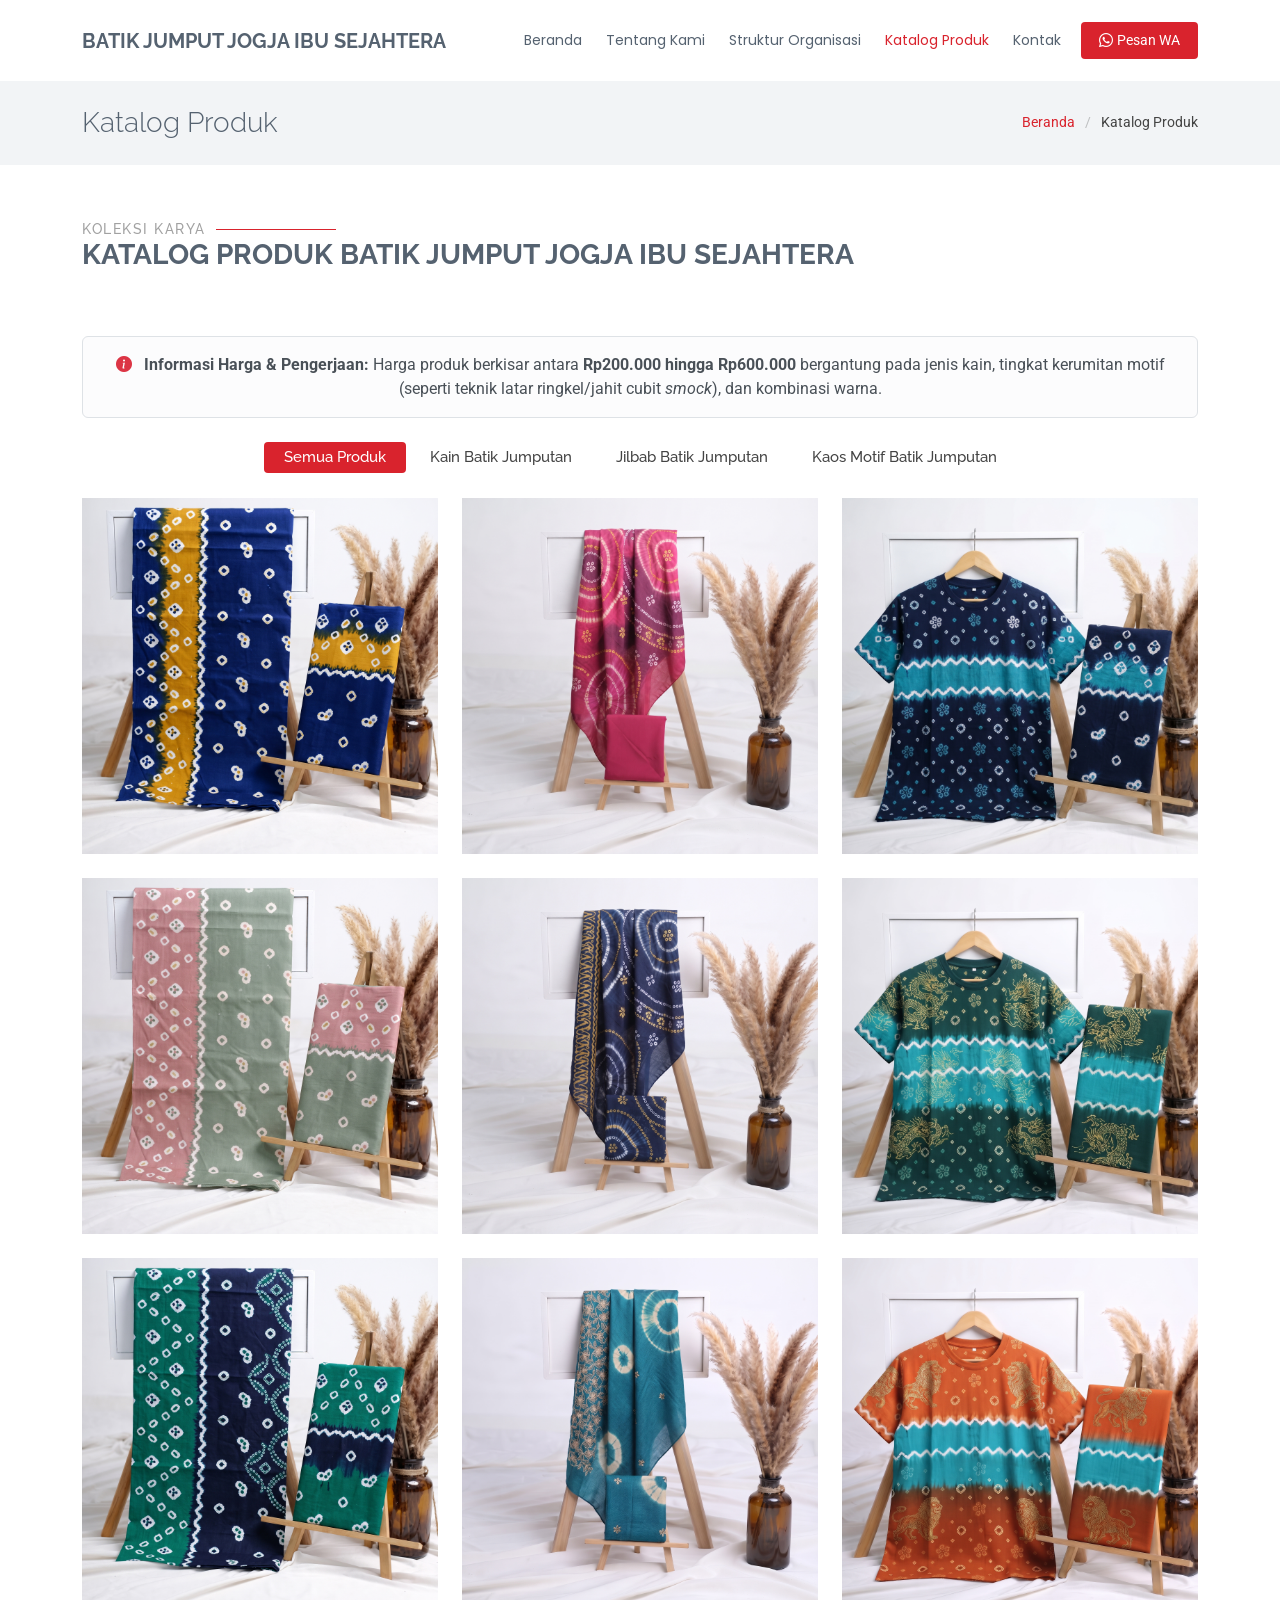
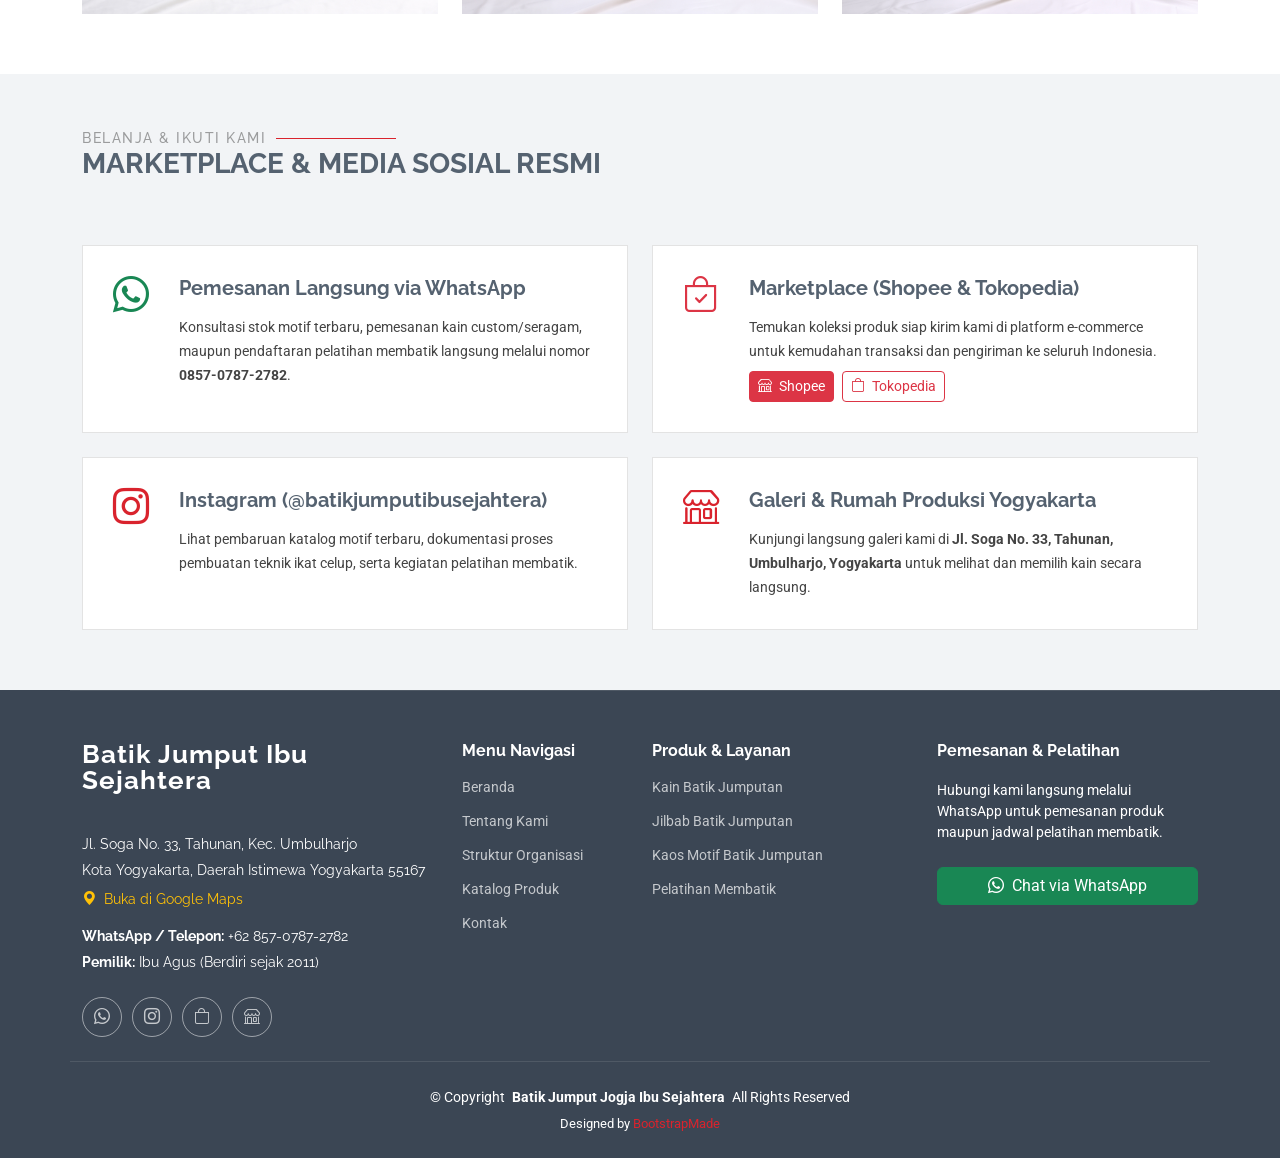
<file: portfolio.html>
<!DOCTYPE html>
<html lang="id">

<head>
  <meta charset="utf-8">
  <meta content="width=device-width, initial-scale=1.0" name="viewport">
  <title>Katalog Produk - Batik Jumput Jogja Ibu Sejahtera</title>
  <meta name="description" content="Katalog produk Kain Batik Jumputan, Jilbab Batik Jumputan, dan Kaos Motif Batik Jumputan dari Batik Jumput Jogja Ibu Sejahtera.">
  <meta name="keywords" content="Katalog Batik Jumput, Kain Jumputan Latar Ringkel, Jilbab Jumputan, Kaos Batik Jumputan">

  <!-- Favicons -->
  <link href="assets/img/favicon.png" rel="icon">
  <link href="assets/img/apple-touch-icon.png" rel="apple-touch-icon">

  <!-- Fonts -->
  <link href="https://fonts.googleapis.com" rel="preconnect">
  <link href="https://fonts.gstatic.com" rel="preconnect" crossorigin>
  <link href="https://fonts.googleapis.com/css2?family=Roboto:ital,wght@0,100;0,300;0,400;0,500;0,700;0,900;1,100;1,300;1,400;1,500;1,700;1,900&family=Poppins:ital,wght@0,100;0,200;0,300;0,400;0,500;0,600;0,700;0,800;0,900;1,100;1,200;1,300;1,400;1,500;1,600;1,700;1,800;1,900&family=Raleway:ital,wght@0,100;0,200;0,300;0,400;0,500;0,600;0,700;0,800;0,900;1,100;1,200;1,300;1,400;1,500;1,600;1,700;1,800;1,900&display=swap" rel="stylesheet">

  <!-- Vendor CSS Files -->
  <link href="assets/vendor/bootstrap/css/bootstrap.min.css" rel="stylesheet">
  <link href="assets/vendor/bootstrap-icons/bootstrap-icons.css" rel="stylesheet">
  <link href="assets/vendor/aos/aos.css" rel="stylesheet">
  <link href="assets/vendor/glightbox/css/glightbox.min.css" rel="stylesheet">
  <link href="assets/vendor/swiper/swiper-bundle.min.css" rel="stylesheet">

  <!-- Main CSS File -->
  <link href="assets/css/main.css" rel="stylesheet">
</head>

<body class="portfolio-page">

  <header id="header" class="header d-flex align-items-center sticky-top">
    <div class="container-fluid container-xl position-relative d-flex align-items-center">

      <a href="index.html" class="logo d-flex align-items-center me-auto">
        <h1 class="sitename">Batik Jumput Jogja Ibu Sejahtera</h1>
      </a>

      <nav id="navmenu" class="navmenu">
        <ul>
          <li><a href="index.html">Beranda</a></li>
          <li><a href="about.html">Tentang Kami</a></li>
          <li><a href="team.html">Struktur Organisasi</a></li>
          <li><a href="portfolio.html" class="active">Katalog Produk</a></li>
          <li><a href="contact.html">Kontak</a></li>
        </ul>
        <i class="mobile-nav-toggle d-xl-none bi bi-list"></i>
      </nav>

      <a class="btn-getstarted" href="https://wa.me/6285707872782?text=Halo%20Batik%20Jumput%20Jogja%20Ibu%20Sejahtera,%20saya%20ingin%20memesan%20produk%20dari%20katalog." target="_blank" rel="noopener noreferrer">
        <i class="bi bi-whatsapp me-1"></i> Pesan WA
      </a>

    </div>
  </header>

  <main class="main">

    <!-- Page Title -->
    <div class="page-title light-background">
      <div class="container d-lg-flex justify-content-between align-items-center">
        <h1 class="mb-2 mb-lg-0">Katalog Produk</h1>
        <nav class="breadcrumbs">
          <ol>
            <li><a href="index.html">Beranda</a></li>
            <li class="current">Katalog Produk</li>
          </ol>
        </nav>
      </div>
    </div><!-- End Page Title -->

    <!-- Portfolio / Katalog Produk Section -->
    <section id="portfolio" class="portfolio section">

      <div class="container section-title" data-aos="fade-up">
        <h2>Koleksi Karya</h2>
        <p>Katalog Produk Batik Jumput Jogja Ibu Sejahtera</p>
      </div>

      <div class="container">

        <div class="alert alert-light border mb-4 text-center" data-aos="fade-up">
          <i class="bi bi-info-circle-fill text-danger me-2"></i>
          <strong>Informasi Harga &amp; Pengerjaan:</strong> Harga produk berkisar antara <strong>Rp200.000 hingga Rp600.000</strong> bergantung pada jenis kain, tingkat kerumitan motif (seperti teknik latar ringkel/jahit cubit <em>smock</em>), dan kombinasi warna.
        </div>

        <div class="isotope-layout" data-default-filter="*" data-layout="masonry" data-sort="original-order">

          <ul class="portfolio-filters isotope-filters" data-aos="fade-up" data-aos-delay="100">
            <li data-filter="*" class="filter-active">Semua Produk</li>
            <li data-filter=".filter-kain">Kain Batik Jumputan</li>
            <li data-filter=".filter-jilbab">Jilbab Batik Jumputan</li>
            <li data-filter=".filter-kaos">Kaos Motif Batik Jumputan</li>
          </ul><!-- End Portfolio Filters -->

          <div class="row gy-4 isotope-container" data-aos="fade-up" data-aos-delay="200">

            <!-- Produk 1 (Kain 1) -->
            <div class="col-lg-4 col-md-6 portfolio-item isotope-item filter-kain">
              <img src="assets/img/masonry-portfolio/masonry-portfolio-1.jpg" class="img-fluid" alt="Kain Batik Jumputan Latar Ringkel">
              <div class="portfolio-info">
                <h4>Kain Batik Jumputan Latar Ringkel</h4>
                <p>Teknik Jahit Cubit (Smock) | Rp200.000 - Rp600.000</p>
                <a href="assets/img/masonry-portfolio/masonry-portfolio-1.jpg" title="Kain Batik Jumputan Latar Ringkel - Perpaduan teknik ikat celup dengan jahit cubit (smock)" data-gallery="portfolio-gallery-kain" class="glightbox preview-link"><i class="bi bi-zoom-in"></i></a>
                <a href="https://wa.me/6285707872782?text=Halo,%20saya%20tertarik%20dengan%20Kain%20Batik%20Jumputan%20Latar%20Ringkel." target="_blank" rel="noopener noreferrer" title="Pesan via WhatsApp" class="details-link"><i class="bi bi-whatsapp"></i></a>
              </div>
            </div>

            <!-- Produk 2 (Jilbab 1) -->
            <div class="col-lg-4 col-md-6 portfolio-item isotope-item filter-jilbab">
              <img src="assets/img/masonry-portfolio/masonry-portfolio-2.jpg" class="img-fluid" alt="Jilbab Batik Jumputan Segi Empat">
              <div class="portfolio-info">
                <h4>Jilbab Batik Jumputan Segi Empat</h4>
                <p>Bahan Lembut &amp; Adem | Motif Khas Jogja</p>
                <a href="assets/img/masonry-portfolio/masonry-portfolio-2.jpg" title="Jilbab Batik Jumputan Segi Empat - Nyaman dipakai harian maupun acara formal" data-gallery="portfolio-gallery-jilbab" class="glightbox preview-link"><i class="bi bi-zoom-in"></i></a>
                <a href="https://wa.me/6285707872782?text=Halo,%20saya%20tertarik%20dengan%20Jilbab%20Batik%20Jumputan%20Segi%20Empat." target="_blank" rel="noopener noreferrer" title="Pesan via WhatsApp" class="details-link"><i class="bi bi-whatsapp"></i></a>
              </div>
            </div>

            <!-- Produk 3 (Kaos 1) -->
            <div class="col-lg-4 col-md-6 portfolio-item isotope-item filter-kaos">
              <img src="assets/img/masonry-portfolio/masonry-portfolio-3.jpg" class="img-fluid" alt="Kaos Motif Batik Jumputan Lengan Pendek">
              <div class="portfolio-info">
                <h4>Kaos Motif Batik Jumputan Lengan Pendek</h4>
                <p>Pewarnaan Ikat Celup Manual | Bahan Katun</p>
                <a href="assets/img/masonry-portfolio/masonry-portfolio-3.jpg" title="Kaos Motif Batik Jumputan Lengan Pendek - Nyaman & eksklusif" data-gallery="portfolio-gallery-kaos" class="glightbox preview-link"><i class="bi bi-zoom-in"></i></a>
                <a href="https://wa.me/6285707872782?text=Halo,%20saya%20tertarik%20dengan%20Kaos%20Motif%20Batik%20Jumputan." target="_blank" rel="noopener noreferrer" title="Pesan via WhatsApp" class="details-link"><i class="bi bi-whatsapp"></i></a>
              </div>
            </div>

            <!-- Produk 4 (Kain 2) -->
            <div class="col-lg-4 col-md-6 portfolio-item isotope-item filter-kain">
              <img src="assets/img/masonry-portfolio/masonry-portfolio-4.jpg" class="img-fluid" alt="Kain Batik Jumputan Kombinasi Warna">
              <div class="portfolio-info">
                <h4>Kain Batik Jumputan Kombinasi Warna</h4>
                <p>Motif Ikat Manual | Rp200.000 - Rp600.000</p>
                <a href="assets/img/masonry-portfolio/masonry-portfolio-4.jpg" title="Kain Batik Jumputan Kombinasi Warna - Cocok untuk bahan kemeja, tunik, atau seragam" data-gallery="portfolio-gallery-kain" class="glightbox preview-link"><i class="bi bi-zoom-in"></i></a>
                <a href="https://wa.me/6285707872782?text=Halo,%20saya%20tertarik%20dengan%20Kain%20Batik%20Jumputan%20Kombinasi%20Warna." target="_blank" rel="noopener noreferrer" title="Pesan via WhatsApp" class="details-link"><i class="bi bi-whatsapp"></i></a>
              </div>
            </div>

            <!-- Produk 5 (Jilbab 2) -->
            <div class="col-lg-4 col-md-6 portfolio-item isotope-item filter-jilbab">
              <img src="assets/img/masonry-portfolio/masonry-portfolio-5.jpg" class="img-fluid" alt="Jilbab Batik Jumputan Seri Klasik">
              <div class="portfolio-info">
                <h4>Jilbab Batik Jumputan Seri Klasik</h4>
                <p>Pewarnaan Tangan | Motif Eksklusif</p>
                <a href="assets/img/masonry-portfolio/masonry-portfolio-5.jpg" title="Jilbab Batik Jumputan Seri Klasik" data-gallery="portfolio-gallery-jilbab" class="glightbox preview-link"><i class="bi bi-zoom-in"></i></a>
                <a href="https://wa.me/6285707872782?text=Halo,%20saya%20tertarik%20dengan%20Jilbab%20Batik%20Jumputan%20Seri%20Klasik." target="_blank" rel="noopener noreferrer" title="Pesan via WhatsApp" class="details-link"><i class="bi bi-whatsapp"></i></a>
              </div>
            </div>

            <!-- Produk 6 (Kaos 2) -->
            <div class="col-lg-4 col-md-6 portfolio-item isotope-item filter-kaos">
              <img src="assets/img/masonry-portfolio/masonry-portfolio-6.jpg" class="img-fluid" alt="Kaos Motif Batik Jumputan Lengan Panjang">
              <div class="portfolio-info">
                <h4>Kaos Motif Batik Jumputan Lengan Panjang</h4>
                <p>Motif Jumputan Khas Jogja | Tersedia Berbagai Ukuran</p>
                <a href="assets/img/masonry-portfolio/masonry-portfolio-6.jpg" title="Kaos Motif Batik Jumputan Lengan Panjang" data-gallery="portfolio-gallery-kaos" class="glightbox preview-link"><i class="bi bi-zoom-in"></i></a>
                <a href="https://wa.me/6285707872782?text=Halo,%20saya%20tertarik%20dengan%20Kaos%20Motif%20Batik%20Jumputan%20Lengan%20Panjang." target="_blank" rel="noopener noreferrer" title="Pesan via WhatsApp" class="details-link"><i class="bi bi-whatsapp"></i></a>
              </div>
            </div>

            <!-- Produk 7 (Kain 3) -->
            <div class="col-lg-4 col-md-6 portfolio-item isotope-item filter-kain">
              <img src="assets/img/masonry-portfolio/masonry-portfolio-7.jpg" class="img-fluid" alt="Kain Batik Jumputan Maroon Emas">
              <div class="portfolio-info">
                <h4>Kain Batik Jumputan Maroon Emas</h4>
                <p>Motif Jumput &amp; Ringkel | Rp200.000 - Rp600.000</p>
                <a href="assets/img/masonry-portfolio/masonry-portfolio-7.jpg" title="Kain Batik Jumputan Maroon Emas - Perpaduan warna merah marun dan emas khas Jogja" data-gallery="portfolio-gallery-kain" class="glightbox preview-link"><i class="bi bi-zoom-in"></i></a>
                <a href="https://wa.me/6285707872782?text=Halo,%20saya%20tertarik%20dengan%20Kain%20Batik%20Jumputan%20Maroon%20Emas." target="_blank" rel="noopener noreferrer" title="Pesan via WhatsApp" class="details-link"><i class="bi bi-whatsapp"></i></a>
              </div>
            </div>

            <!-- Produk 8 (Jilbab 3) -->
            <div class="col-lg-4 col-md-6 portfolio-item isotope-item filter-jilbab">
              <img src="assets/img/masonry-portfolio/masonry-portfolio-8.jpg" class="img-fluid" alt="Jilbab Batik Jumputan Hijau Zamrud Emas">
              <div class="portfolio-info">
                <h4>Jilbab Batik Jumputan Hijau Zamrud Emas</h4>
                <p>Motif Jumput &amp; Ringkel | Bahan Lembut</p>
                <a href="assets/img/masonry-portfolio/masonry-portfolio-8.jpg" title="Jilbab Batik Jumputan Hijau Zamrud Emas - Perpaduan warna hijau zamrud dan emas khas Jogja" data-gallery="portfolio-gallery-jilbab" class="glightbox preview-link"><i class="bi bi-zoom-in"></i></a>
                <a href="https://wa.me/6285707872782?text=Halo,%20saya%20tertarik%20dengan%20Jilbab%20Batik%20Jumputan%20Hijau%20Zamrud%20Emas." target="_blank" rel="noopener noreferrer" title="Pesan via WhatsApp" class="details-link"><i class="bi bi-whatsapp"></i></a>
              </div>
            </div>

            <!-- Produk 9 (Kaos 3) -->
            <div class="col-lg-4 col-md-6 portfolio-item isotope-item filter-kaos">
              <img src="assets/img/masonry-portfolio/masonry-portfolio-9.jpg" class="img-fluid" alt="Kaos Motif Batik Jumputan Terakota Krem">
              <div class="portfolio-info">
                <h4>Kaos Motif Batik Jumputan Terakota Krem</h4>
                <p>Ikat Celup &amp; Ringkel | Bahan Katun Adem</p>
                <a href="assets/img/masonry-portfolio/masonry-portfolio-9.jpg" title="Kaos Motif Batik Jumputan Terakota Krem - Motif jumputan khas Jogja buatan tangan" data-gallery="portfolio-gallery-kaos" class="glightbox preview-link"><i class="bi bi-zoom-in"></i></a>
                <a href="https://wa.me/6285707872782?text=Halo,%20saya%20tertarik%20dengan%20Kaos%20Motif%20Batik%20Jumputan%20Terakota%20Krem." target="_blank" rel="noopener noreferrer" title="Pesan via WhatsApp" class="details-link"><i class="bi bi-whatsapp"></i></a>
              </div>
            </div>

          </div><!-- End Portfolio Container -->

        </div>

      </div>

    </section><!-- /Portfolio Section -->

    <!-- Marketplace & Media Sosial Section -->
    <section id="marketplace" class="services section light-background">

      <div class="container section-title" data-aos="fade-up">
        <h2>Belanja &amp; Ikuti Kami</h2>
        <p>Marketplace &amp; Media Sosial Resmi</p>
      </div>

      <div class="container">
        <div class="row gy-4">

          <div class="col-md-6" data-aos="fade-up" data-aos-delay="100">
            <div class="service-item d-flex position-relative h-100">
              <i class="bi bi-whatsapp icon flex-shrink-0 text-success"></i>
              <div>
                <h4 class="title"><a href="https://wa.me/6285707872782" target="_blank" rel="noopener noreferrer" class="stretched-link">Pemesanan Langsung via WhatsApp</a></h4>
                <p class="description">Konsultasi stok motif terbaru, pemesanan kain custom/seragam, maupun pendaftaran pelatihan membatik langsung melalui nomor <strong>0857-0787-2782</strong>.</p>
              </div>
            </div>
          </div>

          <div class="col-md-6" data-aos="fade-up" data-aos-delay="200">
            <div class="service-item d-flex position-relative h-100">
              <i class="bi bi-bag-check icon flex-shrink-0 text-danger"></i>
              <div>
                <h4 class="title">Marketplace (Shopee &amp; Tokopedia)</h4>
                <p class="description">Temukan koleksi produk siap kirim kami di platform e-commerce untuk kemudahan transaksi dan pengiriman ke seluruh Indonesia.</p>
                <div class="d-flex flex-wrap gap-2 mt-2 position-relative z-2">
                  <a href="https://shopee.co.id/search?keyword=Batik%20Jumput%20Ibu%20Sejahtera" target="_blank" rel="noopener noreferrer" class="btn btn-sm btn-danger">
                    <i class="bi bi-shop me-1"></i> Shopee
                  </a>
                  <a href="https://www.tokopedia.com/search?st=product&q=Batik%20Jumput%20Ibu%20Sejahtera" target="_blank" rel="noopener noreferrer" class="btn btn-sm btn-outline-danger">
                    <i class="bi bi-bag me-1"></i> Tokopedia
                  </a>
                </div>
              </div>
            </div>
          </div>

          <div class="col-md-6" data-aos="fade-up" data-aos-delay="300">
            <div class="service-item d-flex position-relative h-100">
              <i class="bi bi-instagram icon flex-shrink-0"></i>
              <div>
                <h4 class="title"><a href="https://www.instagram.com/batikjumputibusejahtera/" target="_blank" rel="noopener noreferrer" class="stretched-link">Instagram (@batikjumputibusejahtera)</a></h4>
                <p class="description">Lihat pembaruan katalog motif terbaru, dokumentasi proses pembuatan teknik ikat celup, serta kegiatan pelatihan membatik.</p>
              </div>
            </div>
          </div>

          <div class="col-md-6" data-aos="fade-up" data-aos-delay="400">
            <div class="service-item d-flex position-relative h-100">
              <i class="bi bi-shop icon flex-shrink-0"></i>
              <div>
                <h4 class="title"><a href="https://maps.app.goo.gl/rcmpXP3FX8vbRDid6" target="_blank" rel="noopener noreferrer" class="stretched-link">Galeri &amp; Rumah Produksi Yogyakarta</a></h4>
                <p class="description">Kunjungi langsung galeri kami di <strong>Jl. Soga No. 33, Tahunan, Umbulharjo, Yogyakarta</strong> untuk melihat dan memilih kain secara langsung.</p>
              </div>
            </div>
          </div>

        </div>
      </div>

    </section><!-- /Marketplace & Media Sosial Section -->

  </main>

  <footer id="footer" class="footer dark-background">

    <div class="container footer-top">
      <div class="row gy-4">
        <div class="col-lg-4 col-md-6 footer-about">
          <a href="index.html" class="logo d-flex align-items-center">
            <span class="sitename">Batik Jumput Ibu Sejahtera</span>
          </a>
          <div class="footer-contact pt-3">
            <p>Jl. Soga No. 33, Tahunan, Kec. Umbulharjo</p>
            <p>Kota Yogyakarta, Daerah Istimewa Yogyakarta 55167</p>
            <p class="mt-2"><a href="https://maps.app.goo.gl/rcmpXP3FX8vbRDid6" target="_blank" rel="noopener noreferrer" class="text-warning"><i class="bi bi-geo-alt-fill me-1"></i> Buka di Google Maps</a></p>
            <p class="mt-3"><strong>WhatsApp / Telepon:</strong> <span>+62 857-0787-2782</span></p>
            <p><strong>Pemilik:</strong> <span>Ibu Agus (Berdiri sejak 2011)</span></p>
          </div>
          <div class="social-links d-flex mt-4">
            <a href="https://wa.me/6285707872782" target="_blank" rel="noopener noreferrer" title="WhatsApp"><i class="bi bi-whatsapp"></i></a>
            <a href="https://www.instagram.com/batikjumputibusejahtera/" target="_blank" rel="noopener noreferrer" title="Instagram"><i class="bi bi-instagram"></i></a>
            <a href="https://shopee.co.id/search?keyword=Batik%20Jumput%20Ibu%20Sejahtera" target="_blank" rel="noopener noreferrer" title="Shopee"><i class="bi bi-bag"></i></a>
            <a href="https://www.tokopedia.com/search?st=product&q=Batik%20Jumput%20Ibu%20Sejahtera" target="_blank" rel="noopener noreferrer" title="Tokopedia"><i class="bi bi-shop"></i></a>
          </div>
        </div>

        <div class="col-lg-2 col-md-3 footer-links">
          <h4>Menu Navigasi</h4>
          <ul>
            <li><a href="index.html">Beranda</a></li>
            <li><a href="about.html">Tentang Kami</a></li>
            <li><a href="team.html">Struktur Organisasi</a></li>
            <li><a href="portfolio.html">Katalog Produk</a></li>
            <li><a href="contact.html">Kontak</a></li>
          </ul>
        </div>

        <div class="col-lg-3 col-md-3 footer-links">
          <h4>Produk &amp; Layanan</h4>
          <ul>
            <li><a href="portfolio.html">Kain Batik Jumputan</a></li>
            <li><a href="portfolio.html">Jilbab Batik Jumputan</a></li>
            <li><a href="portfolio.html">Kaos Motif Batik Jumputan</a></li>
            <li><a href="contact.html">Pelatihan Membatik</a></li>
          </ul>
        </div>

        <div class="col-lg-3 col-md-12 footer-newsletter">
          <h4>Pemesanan &amp; Pelatihan</h4>
          <p>Hubungi kami langsung melalui WhatsApp untuk pemesanan produk maupun jadwal pelatihan membatik.</p>
          <a href="https://wa.me/6285707872782?text=Halo%20Batik%20Jumput%20Jogja%20Ibu%20Sejahtera,%20saya%20ingin%20bertanya%20mengenai%20produk." class="btn btn-success w-100 mt-2" target="_blank" rel="noopener noreferrer">
            <i class="bi bi-whatsapp me-1"></i> Chat via WhatsApp
          </a>
        </div>

      </div>
    </div>

    <div class="container copyright text-center mt-4">
      <p>© <span>Copyright</span> <strong class="px-1 sitename">Batik Jumput Jogja Ibu Sejahtera</strong> <span>All Rights Reserved</span></p>
      <div class="credits">
        Designed by <a href="https://bootstrapmade.com/">BootstrapMade</a>
      </div>
    </div>

  </footer>

  <!-- Scroll Top -->
  <a href="#" id="scroll-top" class="scroll-top d-flex align-items-center justify-content-center"><i class="bi bi-arrow-up-short"></i></a>

  <!-- Preloader -->
  <div id="preloader"></div>

  <!-- Vendor JS Files -->
  <script src="assets/vendor/bootstrap/js/bootstrap.bundle.min.js"></script>
  <script src="assets/vendor/php-email-form/validate.js"></script>
  <script src="assets/vendor/aos/aos.js"></script>
  <script src="assets/vendor/glightbox/js/glightbox.min.js"></script>
  <script src="assets/vendor/imagesloaded/imagesloaded.pkgd.min.js"></script>
  <script src="assets/vendor/isotope-layout/isotope.pkgd.min.js"></script>
  <script src="assets/vendor/purecounter/purecounter_vanilla.js"></script>
  <script src="assets/vendor/waypoints/noframework.waypoints.js"></script>
  <script src="assets/vendor/swiper/swiper-bundle.min.js"></script>

  <!-- Main JS File -->
  <script src="assets/js/main.js"></script>

</body>

</html>
</file>
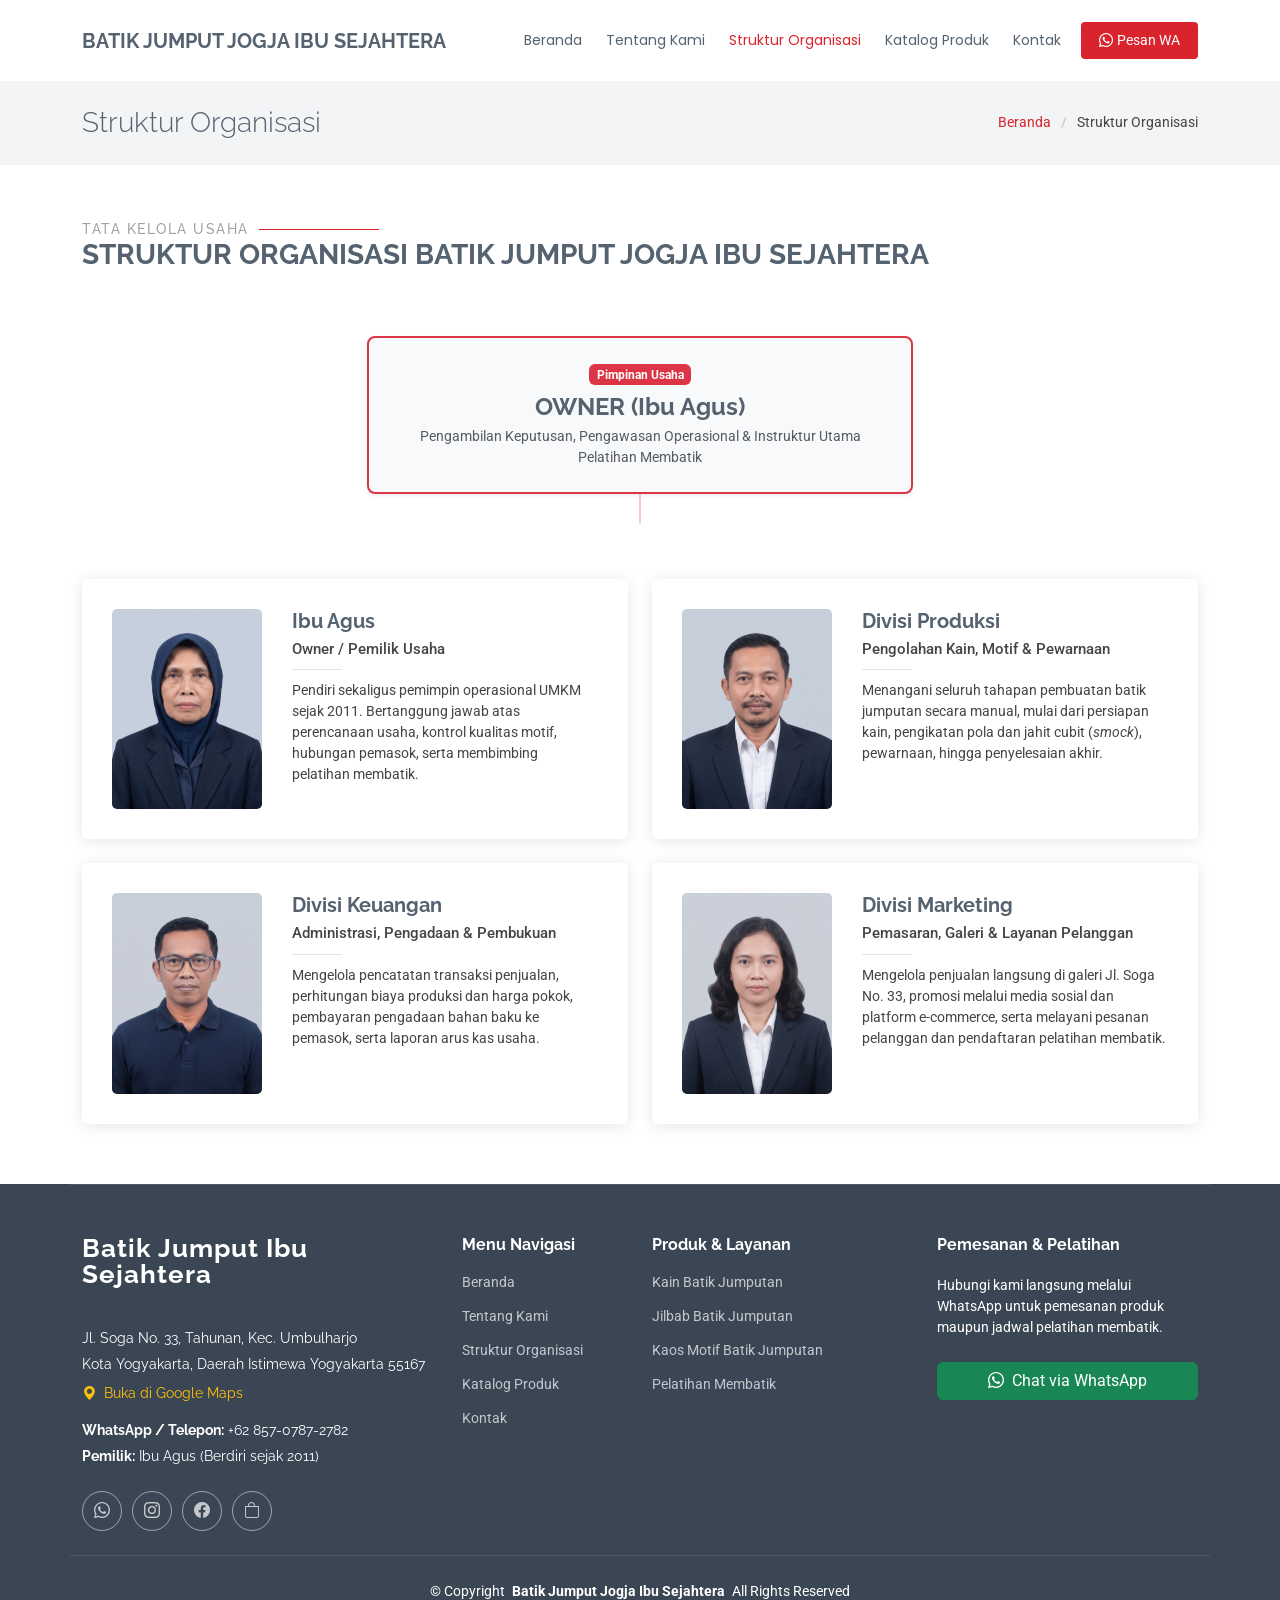
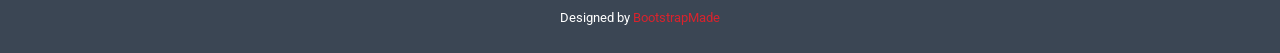
<file: team.html>
<!DOCTYPE html>
<html lang="id">

<head>
  <meta charset="utf-8">
  <meta content="width=device-width, initial-scale=1.0" name="viewport">
  <title>Struktur Organisasi - Batik Jumput Jogja Ibu Sejahtera</title>
  <meta name="description" content="Struktur Organisasi UMKM Batik Jumput Jogja Ibu Sejahtera: Owner, Produksi, Keuangan, dan Marketing.">
  <meta name="keywords" content="Struktur Organisasi Batik Jumput Ibu Sejahtera, Ibu Agus, UMKM Batik Jogja">

  <!-- Favicons -->
  <link href="assets/img/favicon.png" rel="icon">
  <link href="assets/img/apple-touch-icon.png" rel="apple-touch-icon">

  <!-- Fonts -->
  <link href="https://fonts.googleapis.com" rel="preconnect">
  <link href="https://fonts.gstatic.com" rel="preconnect" crossorigin>
  <link href="https://fonts.googleapis.com/css2?family=Roboto:ital,wght@0,100;0,300;0,400;0,500;0,700;0,900;1,100;1,300;1,400;1,500;1,700;1,900&family=Poppins:ital,wght@0,100;0,200;0,300;0,400;0,500;0,600;0,700;0,800;0,900;1,100;1,200;1,300;1,400;1,500;1,600;1,700;1,800;1,900&family=Raleway:ital,wght@0,100;0,200;0,300;0,400;0,500;0,600;0,700;0,800;0,900;1,100;1,200;1,300;1,400;1,500;1,600;1,700;1,800;1,900&display=swap" rel="stylesheet">

  <!-- Vendor CSS Files -->
  <link href="assets/vendor/bootstrap/css/bootstrap.min.css" rel="stylesheet">
  <link href="assets/vendor/bootstrap-icons/bootstrap-icons.css" rel="stylesheet">
  <link href="assets/vendor/aos/aos.css" rel="stylesheet">
  <link href="assets/vendor/glightbox/css/glightbox.min.css" rel="stylesheet">
  <link href="assets/vendor/swiper/swiper-bundle.min.css" rel="stylesheet">

  <!-- Main CSS File -->
  <link href="assets/css/main.css" rel="stylesheet">
</head>

<body class="team-page">

  <header id="header" class="header d-flex align-items-center sticky-top">
    <div class="container-fluid container-xl position-relative d-flex align-items-center">

      <a href="index.html" class="logo d-flex align-items-center me-auto">
        <h1 class="sitename">Batik Jumput Jogja Ibu Sejahtera</h1>
      </a>

      <nav id="navmenu" class="navmenu">
        <ul>
          <li><a href="index.html">Beranda</a></li>
          <li><a href="about.html">Tentang Kami</a></li>
          <li><a href="team.html" class="active">Struktur Organisasi</a></li>
          <li><a href="portfolio.html">Katalog Produk</a></li>
          <li><a href="contact.html">Kontak</a></li>
        </ul>
        <i class="mobile-nav-toggle d-xl-none bi bi-list"></i>
      </nav>

      <a class="btn-getstarted" href="https://wa.me/6285707872782?text=Halo%20Batik%20Jumput%20Jogja%20Ibu%20Sejahtera,%20saya%20ingin%20bertanya%20mengenai%20produk." target="_blank">
        <i class="bi bi-whatsapp me-1"></i> Pesan WA
      </a>

    </div>
  </header>

  <main class="main">

    <!-- Page Title -->
    <div class="page-title light-background">
      <div class="container d-lg-flex justify-content-between align-items-center">
        <h1 class="mb-2 mb-lg-0">Struktur Organisasi</h1>
        <nav class="breadcrumbs">
          <ol>
            <li><a href="index.html">Beranda</a></li>
            <li class="current">Struktur Organisasi</li>
          </ol>
        </nav>
      </div>
    </div><!-- End Page Title -->

    <!-- Bagan & Pembagian Tugas Section -->
    <section id="team" class="team section">

      <div class="container section-title" data-aos="fade-up">
        <h2>Tata Kelola Usaha</h2>
        <p>Struktur Organisasi Batik Jumput Jogja Ibu Sejahtera</p>
      </div>

      <div class="container">

        <!-- Bagan Hierarki Visual -->
        <div class="row justify-content-center mb-5" data-aos="fade-up">
          <div class="col-lg-6 text-center">
            <div class="p-4 border border-2 border-danger rounded-3 bg-light shadow-sm">
              <span class="badge bg-danger mb-2">Pimpinan Usaha</span>
              <h4 class="fw-bold mb-1">OWNER (Ibu Agus)</h4>
              <p class="mb-0 text-muted small">Pengambilan Keputusan, Pengawasan Operasional &amp; Instruktur Utama Pelatihan Membatik</p>
            </div>
            <div class="vr bg-danger" style="height: 30px; width: 2px;"></div>
          </div>
        </div>

        <div class="row gy-4">

          <!-- Card 1: Owner -->
          <div class="col-lg-6" data-aos="fade-up" data-aos-delay="100">
            <div class="team-member d-flex align-items-start h-100">
              <div class="pic"><img src="assets/img/team/team-1.jpg" class="img-fluid" alt="Owner Ibu Agus"></div>
              <div class="member-info">
                <h4>Ibu Agus</h4>
                <span>Owner / Pemilik Usaha</span>
                <p>Pendiri sekaligus pemimpin operasional UMKM sejak 2011. Bertanggung jawab atas perencanaan usaha, kontrol kualitas motif, hubungan pemasok, serta membimbing pelatihan membatik.</p>
              </div>
            </div>
          </div><!-- End Team Member -->

          <!-- Card 2: Produksi -->
          <div class="col-lg-6" data-aos="fade-up" data-aos-delay="200">
            <div class="team-member d-flex align-items-start h-100">
              <div class="pic"><img src="assets/img/team/team-2.jpg" class="img-fluid" alt="Divisi Produksi"></div>
              <div class="member-info">
                <h4>Divisi Produksi</h4>
                <span>Pengolahan Kain, Motif &amp; Pewarnaan</span>
                <p>Menangani seluruh tahapan pembuatan batik jumputan secara manual, mulai dari persiapan kain, pengikatan pola dan jahit cubit (<em>smock</em>), pewarnaan, hingga penyelesaian akhir.</p>
              </div>
            </div>
          </div><!-- End Team Member -->

          <!-- Card 3: Keuangan -->
          <div class="col-lg-6" data-aos="fade-up" data-aos-delay="300">
            <div class="team-member d-flex align-items-start h-100">
              <div class="pic"><img src="assets/img/team/team-3.jpg" class="img-fluid" alt="Divisi Keuangan"></div>
              <div class="member-info">
                <h4>Divisi Keuangan</h4>
                <span>Administrasi, Pengadaan &amp; Pembukuan</span>
                <p>Mengelola pencatatan transaksi penjualan, perhitungan biaya produksi dan harga pokok, pembayaran pengadaan bahan baku ke pemasok, serta laporan arus kas usaha.</p>
              </div>
            </div>
          </div><!-- End Team Member -->

          <!-- Card 4: Marketing -->
          <div class="col-lg-6" data-aos="fade-up" data-aos-delay="400">
            <div class="team-member d-flex align-items-start h-100">
              <div class="pic"><img src="assets/img/team/team-4.jpg" class="img-fluid" alt="Divisi Marketing"></div>
              <div class="member-info">
                <h4>Divisi Marketing</h4>
                <span>Pemasaran, Galeri &amp; Layanan Pelanggan</span>
                <p>Mengelola penjualan langsung di galeri Jl. Soga No. 33, promosi melalui media sosial dan platform e-commerce, serta melayani pesanan pelanggan dan pendaftaran pelatihan membatik.</p>
              </div>
            </div>
          </div><!-- End Team Member -->

        </div>

      </div>

    </section><!-- /Team Section -->

  </main>

  <footer id="footer" class="footer dark-background">

    <div class="container footer-top">
      <div class="row gy-4">
        <div class="col-lg-4 col-md-6 footer-about">
          <a href="index.html" class="logo d-flex align-items-center">
            <span class="sitename">Batik Jumput Ibu Sejahtera</span>
          </a>
          <div class="footer-contact pt-3">
            <p>Jl. Soga No. 33, Tahunan, Kec. Umbulharjo</p>
            <p>Kota Yogyakarta, Daerah Istimewa Yogyakarta 55167</p>
            <p class="mt-2"><a href="https://maps.app.goo.gl/rcmpXP3FX8vbRDid6" target="_blank" class="text-warning"><i class="bi bi-geo-alt-fill me-1"></i> Buka di Google Maps</a></p>
            <p class="mt-3"><strong>WhatsApp / Telepon:</strong> <span>+62 857-0787-2782</span></p>
            <p><strong>Pemilik:</strong> <span>Ibu Agus (Berdiri sejak 2011)</span></p>
          </div>
          <div class="social-links d-flex mt-4">
            <a href="https://wa.me/6285707872782" target="_blank" title="WhatsApp"><i class="bi bi-whatsapp"></i></a>
            <a href="portfolio.html#marketplace" title="Instagram"><i class="bi bi-instagram"></i></a>
            <a href="portfolio.html#marketplace" title="Facebook"><i class="bi bi-facebook"></i></a>
            <a href="portfolio.html#marketplace" title="Marketplace"><i class="bi bi-bag"></i></a>
          </div>
        </div>

        <div class="col-lg-2 col-md-3 footer-links">
          <h4>Menu Navigasi</h4>
          <ul>
            <li><a href="index.html">Beranda</a></li>
            <li><a href="about.html">Tentang Kami</a></li>
            <li><a href="team.html">Struktur Organisasi</a></li>
            <li><a href="portfolio.html">Katalog Produk</a></li>
            <li><a href="contact.html">Kontak</a></li>
          </ul>
        </div>

        <div class="col-lg-3 col-md-3 footer-links">
          <h4>Produk &amp; Layanan</h4>
          <ul>
            <li><a href="portfolio.html">Kain Batik Jumputan</a></li>
            <li><a href="portfolio.html">Jilbab Batik Jumputan</a></li>
            <li><a href="portfolio.html">Kaos Motif Batik Jumputan</a></li>
            <li><a href="contact.html">Pelatihan Membatik</a></li>
          </ul>
        </div>

        <div class="col-lg-3 col-md-12 footer-newsletter">
          <h4>Pemesanan &amp; Pelatihan</h4>
          <p>Hubungi kami langsung melalui WhatsApp untuk pemesanan produk maupun jadwal pelatihan membatik.</p>
          <a href="https://wa.me/6285707872782?text=Halo%20Batik%20Jumput%20Jogja%20Ibu%20Sejahtera,%20saya%20ingin%20bertanya%20mengenai%20produk." class="btn btn-success w-100 mt-2" target="_blank">
            <i class="bi bi-whatsapp me-1"></i> Chat via WhatsApp
          </a>
        </div>

      </div>
    </div>

    <div class="container copyright text-center mt-4">
      <p>© <span>Copyright</span> <strong class="px-1 sitename">Batik Jumput Jogja Ibu Sejahtera</strong> <span>All Rights Reserved</span></p>
      <div class="credits">
        Designed by <a href="https://bootstrapmade.com/">BootstrapMade</a>
      </div>
    </div>

  </footer>

  <!-- Scroll Top -->
  <a href="#" id="scroll-top" class="scroll-top d-flex align-items-center justify-content-center"><i class="bi bi-arrow-up-short"></i></a>

  <!-- Preloader -->
  <div id="preloader"></div>

  <!-- Vendor JS Files -->
  <script src="assets/vendor/bootstrap/js/bootstrap.bundle.min.js"></script>
  <script src="assets/vendor/php-email-form/validate.js"></script>
  <script src="assets/vendor/aos/aos.js"></script>
  <script src="assets/vendor/glightbox/js/glightbox.min.js"></script>
  <script src="assets/vendor/imagesloaded/imagesloaded.pkgd.min.js"></script>
  <script src="assets/vendor/isotope-layout/isotope.pkgd.min.js"></script>
  <script src="assets/vendor/purecounter/purecounter_vanilla.js"></script>
  <script src="assets/vendor/waypoints/noframework.waypoints.js"></script>
  <script src="assets/vendor/swiper/swiper-bundle.min.js"></script>

  <!-- Main JS File -->
  <script src="assets/js/main.js"></script>

</body>

</html>
</file>
<file: assets/css/main.css>
/**
* Template Name: Sailor
* Template URL: https://bootstrapmade.com/sailor-free-bootstrap-theme/
* Updated: Aug 07 2024 with Bootstrap v5.3.3
* Author: BootstrapMade.com
* License: https://bootstrapmade.com/license/
*/

/*--------------------------------------------------------------
# Font & Color Variables
# Help: https://bootstrapmade.com/color-system/
--------------------------------------------------------------*/
/* Fonts */
:root {
  --default-font: "Roboto",  system-ui, -apple-system, "Segoe UI", Roboto, "Helvetica Neue", Arial, "Noto Sans", "Liberation Sans", sans-serif, "Apple Color Emoji", "Segoe UI Emoji", "Segoe UI Symbol", "Noto Color Emoji";
  --heading-font: "Raleway",  sans-serif;
  --nav-font: "Poppins",  sans-serif;
}

/* Global Colors - The following color variables are used throughout the website. Updating them here will change the color scheme of the entire website */
:root { 
  --background-color: #ffffff; /* Background color for the entire website, including individual sections */
  --default-color: #444444; /* Default color used for the majority of the text content across the entire website */
  --heading-color: #556270; /* Color for headings, subheadings and title throughout the website */
  --accent-color: #d9232d; /* Accent color that represents your brand on the website. It's used for buttons, links, and other elements that need to stand out */
  --surface-color: #ffffff; /* The surface color is used as a background of boxed elements within sections, such as cards, icon boxes, or other elements that require a visual separation from the global background. */
  --contrast-color: #ffffff; /* Contrast color for text, ensuring readability against backgrounds of accent, heading, or default colors. */
}

/* Nav Menu Colors - The following color variables are used specifically for the navigation menu. They are separate from the global colors to allow for more customization options */
:root {
  --nav-color: #556270;  /* The default color of the main navmenu links */
  --nav-hover-color: #d9232d; /* Applied to main navmenu links when they are hovered over or active */
  --nav-mobile-background-color: #ffffff; /* Used as the background color for mobile navigation menu */
  --nav-dropdown-background-color: #ffffff; /* Used as the background color for dropdown items that appear when hovering over primary navigation items */
  --nav-dropdown-color: #556270; /* Used for navigation links of the dropdown items in the navigation menu. */
  --nav-dropdown-hover-color: #d9232d; /* Similar to --nav-hover-color, this color is applied to dropdown navigation links when they are hovered over. */
}

/* Color Presets - These classes override global colors when applied to any section or element, providing reuse of the sam color scheme. */

.light-background {
  --background-color: #f2f4f6;
  --surface-color: #ffffff;
}

.dark-background {
  --background-color: #3b4654;
  --default-color: #ffffff;
  --heading-color: #ffffff;
  --surface-color: #444e5b;
  --contrast-color: #ffffff;
}

/* Smooth scroll */
:root {
  scroll-behavior: smooth;
}

/*--------------------------------------------------------------
# General Styling & Shared Classes
--------------------------------------------------------------*/
body {
  color: var(--default-color);
  background-color: var(--background-color);
  font-family: var(--default-font);
}

a {
  color: var(--accent-color);
  text-decoration: none;
  transition: 0.3s;
}

a:hover {
  color: color-mix(in srgb, var(--accent-color), transparent 25%);
  text-decoration: none;
}

h1,
h2,
h3,
h4,
h5,
h6 {
  color: var(--heading-color);
  font-family: var(--heading-font);
}

/* PHP Email Form Messages
------------------------------*/
.php-email-form .error-message {
  display: none;
  background: #df1529;
  color: #ffffff;
  text-align: left;
  padding: 15px;
  margin-bottom: 24px;
  font-weight: 600;
}

.php-email-form .sent-message {
  display: none;
  color: #ffffff;
  background: #059652;
  text-align: center;
  padding: 15px;
  margin-bottom: 24px;
  font-weight: 600;
}

.php-email-form .loading {
  display: none;
  background: var(--surface-color);
  text-align: center;
  padding: 15px;
  margin-bottom: 24px;
}

.php-email-form .loading:before {
  content: "";
  display: inline-block;
  border-radius: 50%;
  width: 24px;
  height: 24px;
  margin: 0 10px -6px 0;
  border: 3px solid var(--accent-color);
  border-top-color: var(--surface-color);
  animation: php-email-form-loading 1s linear infinite;
}

@keyframes php-email-form-loading {
  0% {
    transform: rotate(0deg);
  }

  100% {
    transform: rotate(360deg);
  }
}

/*--------------------------------------------------------------
# Global Header
--------------------------------------------------------------*/
.header {
  color: var(--default-color);
  background-color: var(--background-color);
  padding: 15px 0;
  transition: all 0.5s;
  z-index: 997;
}

.header .logo {
  line-height: 1;
}

.header .logo img {
  max-height: 36px;
  margin-right: 8px;
}

.header .logo h1 {
  font-size: 28px;
  margin: 0;
  font-weight: 700;
  color: var(--heading-color);
  text-transform: uppercase;
}

.header .btn-getstarted,
.header .btn-getstarted:focus {
  color: var(--contrast-color);
  background: var(--accent-color);
  font-size: 14px;
  padding: 8px 25px;
  margin: 0 0 0 30px;
  border-radius: 4px;
  transition: 0.3s;
}

.header .btn-getstarted:hover,
.header .btn-getstarted:focus:hover {
  color: var(--contrast-color);
  background: color-mix(in srgb, var(--accent-color), transparent 15%);
}

@media (max-width: 1200px) {
  .header .logo {
    order: 1;
  }

  .header .btn-getstarted {
    order: 2;
    margin: 0 15px 0 0;
    padding: 6px 15px;
  }

  .header .navmenu {
    order: 3;
  }
}

.scrolled .header {
  box-shadow: 0px 0 18px rgba(0, 0, 0, 0.1);
}

/*--------------------------------------------------------------
# Navigation Menu
--------------------------------------------------------------*/
/* Navmenu - Desktop */
@media (min-width: 1200px) {
  .navmenu {
    padding: 0;
  }

  .navmenu ul {
    margin: 0;
    padding: 0;
    display: flex;
    list-style: none;
    align-items: center;
  }

  .navmenu li {
    position: relative;
  }

  .navmenu a,
  .navmenu a:focus {
    color: var(--nav-color);
    padding: 18px 15px;
    font-size: 15px;
    font-family: var(--nav-font);
    font-weight: 400;
    display: flex;
    align-items: center;
    justify-content: space-between;
    white-space: nowrap;
    transition: 0.3s;
  }

  .navmenu a i,
  .navmenu a:focus i {
    font-size: 12px;
    line-height: 0;
    margin-left: 5px;
    transition: 0.3s;
  }

  .navmenu li:last-child a {
    padding-right: 0;
  }

  .navmenu li:hover>a,
  .navmenu .active,
  .navmenu .active:focus {
    color: var(--nav-hover-color);
  }

  .navmenu .dropdown ul {
    margin: 0;
    padding: 10px 0;
    background: var(--nav-dropdown-background-color);
    display: block;
    position: absolute;
    visibility: hidden;
    left: 14px;
    top: 130%;
    opacity: 0;
    transition: 0.3s;
    border-radius: 4px;
    z-index: 99;
    box-shadow: 0px 0px 30px rgba(0, 0, 0, 0.1);
  }

  .navmenu .dropdown ul li {
    min-width: 200px;
  }

  .navmenu .dropdown ul a {
    padding: 10px 20px;
    font-size: 15px;
    text-transform: none;
    color: var(--nav-dropdown-color);
  }

  .navmenu .dropdown ul a i {
    font-size: 12px;
  }

  .navmenu .dropdown ul a:hover,
  .navmenu .dropdown ul .active:hover,
  .navmenu .dropdown ul li:hover>a {
    color: var(--nav-dropdown-hover-color);
  }

  .navmenu .dropdown:hover>ul {
    opacity: 1;
    top: 100%;
    visibility: visible;
  }

  .navmenu .dropdown .dropdown ul {
    top: 0;
    left: -90%;
    visibility: hidden;
  }

  .navmenu .dropdown .dropdown:hover>ul {
    opacity: 1;
    top: 0;
    left: -100%;
    visibility: visible;
  }
}

/* Navmenu - Mobile */
@media (max-width: 1199px) {
  .mobile-nav-toggle {
    color: var(--nav-color);
    font-size: 28px;
    line-height: 0;
    margin-right: 10px;
    cursor: pointer;
    transition: color 0.3s;
  }

  .navmenu {
    padding: 0;
    z-index: 9997;
  }

  .navmenu ul {
    display: none;
    list-style: none;
    position: absolute;
    inset: 60px 20px 20px 20px;
    padding: 10px 0;
    margin: 0;
    border-radius: 6px;
    background-color: var(--nav-mobile-background-color);
    overflow-y: auto;
    transition: 0.3s;
    z-index: 9998;
    box-shadow: 0px 0px 30px rgba(0, 0, 0, 0.1);
  }

  .navmenu a,
  .navmenu a:focus {
    color: var(--nav-dropdown-color);
    padding: 10px 20px;
    font-family: var(--nav-font);
    font-size: 17px;
    font-weight: 500;
    display: flex;
    align-items: center;
    justify-content: space-between;
    white-space: nowrap;
    transition: 0.3s;
  }

  .navmenu a i,
  .navmenu a:focus i {
    font-size: 12px;
    line-height: 0;
    margin-left: 5px;
    width: 30px;
    height: 30px;
    display: flex;
    align-items: center;
    justify-content: center;
    border-radius: 50%;
    transition: 0.3s;
    background-color: color-mix(in srgb, var(--accent-color), transparent 90%);
  }

  .navmenu a i:hover,
  .navmenu a:focus i:hover {
    background-color: var(--accent-color);
    color: var(--contrast-color);
  }

  .navmenu a:hover,
  .navmenu .active,
  .navmenu .active:focus {
    color: var(--nav-dropdown-hover-color);
  }

  .navmenu .active i,
  .navmenu .active:focus i {
    background-color: var(--accent-color);
    color: var(--contrast-color);
    transform: rotate(180deg);
  }

  .navmenu .dropdown ul {
    position: static;
    display: none;
    z-index: 99;
    padding: 10px 0;
    margin: 10px 20px;
    background-color: var(--nav-dropdown-background-color);
    border: 1px solid color-mix(in srgb, var(--default-color), transparent 90%);
    box-shadow: none;
    transition: all 0.5s ease-in-out;
  }

  .navmenu .dropdown ul ul {
    background-color: rgba(33, 37, 41, 0.1);
  }

  .navmenu .dropdown>.dropdown-active {
    display: block;
    background-color: rgba(33, 37, 41, 0.03);
  }

  .mobile-nav-active {
    overflow: hidden;
  }

  .mobile-nav-active .mobile-nav-toggle {
    color: #fff;
    position: absolute;
    font-size: 32px;
    top: 15px;
    right: 15px;
    margin-right: 0;
    z-index: 9999;
  }

  .mobile-nav-active .navmenu {
    position: fixed;
    overflow: hidden;
    inset: 0;
    background: rgba(33, 37, 41, 0.8);
    transition: 0.3s;
  }

  .mobile-nav-active .navmenu>ul {
    display: block;
  }
}

/*--------------------------------------------------------------
# Global Footer
--------------------------------------------------------------*/
.footer {
  color: var(--default-color);
  background-color: var(--background-color);
  font-size: 14px;
  position: relative;
}

.footer .footer-top {
  padding-top: 50px;
  border-top: 1px solid color-mix(in srgb, var(--default-color), transparent 90%);
}

.footer .footer-about .logo {
  line-height: 1;
  margin-bottom: 25px;
}

.footer .footer-about .logo img {
  max-height: 40px;
  margin-right: 6px;
}

.footer .footer-about .logo span {
  font-size: 26px;
  font-weight: 700;
  letter-spacing: 1px;
  font-family: var(--heading-font);
  color: var(--heading-color);
}

.footer .footer-about p {
  font-size: 14px;
  font-family: var(--heading-font);
}

.footer .social-links a {
  display: flex;
  align-items: center;
  justify-content: center;
  width: 40px;
  height: 40px;
  border-radius: 50%;
  border: 1px solid color-mix(in srgb, var(--default-color), transparent 50%);
  font-size: 16px;
  color: color-mix(in srgb, var(--default-color), transparent 30%);
  margin-right: 10px;
  transition: 0.3s;
}

.footer .social-links a:hover {
  color: var(--accent-color);
  border-color: var(--accent-color);
}

.footer h4 {
  font-size: 16px;
  font-weight: bold;
  position: relative;
  padding-bottom: 12px;
}

.footer .footer-links {
  margin-bottom: 30px;
}

.footer .footer-links ul {
  list-style: none;
  padding: 0;
  margin: 0;
}

.footer .footer-links ul i {
  padding-right: 2px;
  font-size: 12px;
  line-height: 0;
}

.footer .footer-links ul li {
  padding: 10px 0;
  display: flex;
  align-items: center;
}

.footer .footer-links ul li:first-child {
  padding-top: 0;
}

.footer .footer-links ul a {
  color: color-mix(in srgb, var(--default-color), transparent 30%);
  display: inline-block;
  line-height: 1;
}

.footer .footer-links ul a:hover {
  color: var(--accent-color);
}

.footer .footer-contact p {
  margin-bottom: 5px;
}

.footer .footer-newsletter .newsletter-form {
  margin-top: 30px;
  margin-bottom: 15px;
  padding: 6px 8px;
  position: relative;
  border-radius: 4px;
  border: 1px solid color-mix(in srgb, var(--default-color), transparent 80%);
  display: flex;
  background-color: var(--surface-color);
  transition: 0.3s;
}

.footer .footer-newsletter .newsletter-form:focus-within {
  border-color: var(--accent-color);
}

.footer .footer-newsletter .newsletter-form input[type=email] {
  border: 0;
  padding: 4px;
  width: 100%;
  background-color: var(--surface-color);
  color: var(--default-color);
}

.footer .footer-newsletter .newsletter-form input[type=email]:focus-visible {
  outline: none;
}

.footer .footer-newsletter .newsletter-form input[type=submit] {
  border: 0;
  font-size: 16px;
  padding: 0 20px;
  margin: -7px -9px -7px 0;
  background: var(--accent-color);
  color: var(--contrast-color);
  transition: 0.3s;
  border-radius: 0 4px 4px 0;
}

.footer .footer-newsletter .newsletter-form input[type=submit]:hover {
  background: color-mix(in srgb, var(--accent-color), transparent 20%);
}

.footer .copyright {
  padding: 25px 0;
  border-top: 1px solid color-mix(in srgb, var(--default-color), transparent 90%);
}

.footer .copyright p {
  margin-bottom: 0;
}

.footer .credits {
  margin-top: 6px;
  font-size: 13px;
}

/*--------------------------------------------------------------
# Preloader
--------------------------------------------------------------*/
#preloader {
  position: fixed;
  inset: 0;
  z-index: 999999;
  overflow: hidden;
  background: var(--background-color);
  transition: all 0.6s ease-out;
}

#preloader:before {
  content: "";
  position: fixed;
  top: calc(50% - 30px);
  left: calc(50% - 30px);
  border: 6px solid #ffffff;
  border-color: var(--accent-color) transparent var(--accent-color) transparent;
  border-radius: 50%;
  width: 60px;
  height: 60px;
  animation: animate-preloader 1.5s linear infinite;
}

@keyframes animate-preloader {
  0% {
    transform: rotate(0deg);
  }

  100% {
    transform: rotate(360deg);
  }
}

/*--------------------------------------------------------------
# Scroll Top Button
--------------------------------------------------------------*/
.scroll-top {
  position: fixed;
  visibility: hidden;
  opacity: 0;
  right: 15px;
  bottom: 15px;
  z-index: 99999;
  background-color: var(--accent-color);
  width: 40px;
  height: 40px;
  border-radius: 4px;
  transition: all 0.4s;
}

.scroll-top i {
  font-size: 24px;
  color: var(--contrast-color);
  line-height: 0;
}

.scroll-top:hover {
  background-color: color-mix(in srgb, var(--accent-color), transparent 20%);
  color: var(--contrast-color);
}

.scroll-top.active {
  visibility: visible;
  opacity: 1;
}

/*--------------------------------------------------------------
# Disable aos animation delay on mobile devices
--------------------------------------------------------------*/
@media screen and (max-width: 768px) {
  [data-aos-delay] {
    transition-delay: 0 !important;
  }
}

/*--------------------------------------------------------------
# Global Page Titles & Breadcrumbs
--------------------------------------------------------------*/
.page-title {
  color: var(--default-color);
  background-color: var(--background-color);
  padding: 25px 0;
  position: relative;
}

.page-title h1 {
  font-size: 28px;
  font-weight: 300;
}

.page-title .breadcrumbs ol {
  display: flex;
  flex-wrap: wrap;
  list-style: none;
  padding: 0;
  margin: 0;
  font-size: 14px;
  font-weight: 400;
}

.page-title .breadcrumbs ol li+li {
  padding-left: 10px;
}

.page-title .breadcrumbs ol li+li::before {
  content: "/";
  display: inline-block;
  padding-right: 10px;
  color: color-mix(in srgb, var(--default-color), transparent 70%);
}

/*--------------------------------------------------------------
# Global Sections
--------------------------------------------------------------*/
section,
.section {
  color: var(--default-color);
  background-color: var(--background-color);
  padding: 60px 0;
  scroll-margin-top: 90px;
  overflow: clip;
}

@media (max-width: 1199px) {

  section,
  .section {
    scroll-margin-top: 66px;
  }
}

/*--------------------------------------------------------------
# Global Section Titles
--------------------------------------------------------------*/
.section-title {
  padding-bottom: 60px;
  position: relative;
}

.section-title h2 {
  font-size: 14px;
  font-weight: 500;
  padding: 0;
  line-height: 1px;
  margin: 0;
  letter-spacing: 1.5px;
  text-transform: uppercase;
  color: color-mix(in srgb, var(--default-color), transparent 50%);
  position: relative;
}

.section-title h2::after {
  content: "";
  width: 120px;
  height: 1px;
  display: inline-block;
  background: var(--accent-color);
  margin: 4px 10px;
}

.section-title p {
  color: var(--heading-color);
  margin: 0;
  font-size: 28px;
  font-weight: 700;
  text-transform: uppercase;
  font-family: var(--heading-font);
}

/*--------------------------------------------------------------
# Hero Section
--------------------------------------------------------------*/
.hero {
  padding: 0;
}

.hero .carousel {
  width: 100%;
  min-height: calc(100vh - 90px);
  padding: 0;
  margin: 0;
  background-color: var(--background-color);
  position: relative;
}

@media (max-width: 1200px) {
  .hero .carousel {
    min-height: calc(100vh - 66px);
  }
}

.hero img {
  position: absolute;
  inset: 0;
  display: block;
  width: 100%;
  height: 100%;
  object-fit: cover;
  z-index: 1;
}

.hero .carousel-item {
  position: absolute;
  inset: 0;
  background-size: cover;
  background-position: center;
  background-repeat: no-repeat;
  overflow: hidden;
}

.hero .carousel-item:before {
  content: "";
  background: color-mix(in srgb, var(--background-color), transparent 50%);
  position: absolute;
  inset: 0;
  z-index: 2;
}

.hero .carousel-container {
  position: absolute;
  inset: 90px 64px 64px 64px;
  display: flex;
  justify-content: center;
  align-items: center;
  flex-direction: column;
  z-index: 3;
}

.hero h2 {
  margin-bottom: 30px;
  font-size: 48px;
  font-weight: 700;
  animation: fadeInDown 1s both;
}

@media (max-width: 768px) {
  .hero h2 {
    font-size: 30px;
  }
}

.hero p {
  animation: fadeInDown 1s both 0.2s;
}

@media (min-width: 1024px) {

  .hero h2,
  .hero p {
    max-width: 60%;
  }
}

.hero .btn-get-started {
  color: var(--contrast-color);
  background: var(--accent-color);
  font-family: var(--heading-font);
  font-weight: 500;
  font-size: 15px;
  letter-spacing: 1px;
  display: inline-block;
  padding: 8px 32px;
  border-radius: 4px;
  transition: 0.5s;
  margin: 10px;
  animation: fadeInUp 1s both 0.4s;
}

.hero .btn-get-started:hover {
  background: color-mix(in srgb, var(--accent-color), transparent 20%);
}

.hero .carousel-control-prev,
.hero .carousel-control-next {
  width: 10%;
  transition: 0.3s;
  opacity: 0.5;
}

.hero .carousel-control-prev:focus,
.hero .carousel-control-next:focus {
  opacity: 0.5;
}

.hero .carousel-control-prev:hover,
.hero .carousel-control-next:hover {
  opacity: 0.9;
}

@media (min-width: 1024px) {

  .hero .carousel-control-prev,
  .hero .carousel-control-next {
    width: 5%;
  }
}

.hero .carousel-control-next-icon,
.hero .carousel-control-prev-icon {
  font-size: 32px;
  line-height: 1;
}

.hero .carousel-indicators {
  list-style: none;
}

.hero .carousel-indicators li {
  cursor: pointer;
}

@keyframes fadeInUp {
  from {
    opacity: 0;
    transform: translate3d(0, 100%, 0);
  }

  to {
    opacity: 1;
    transform: translate3d(0, 0, 0);
  }
}

@keyframes fadeInDown {
  from {
    opacity: 0;
    transform: translate3d(0, -100%, 0);
  }

  to {
    opacity: 1;
    transform: translate3d(0, 0, 0);
  }
}

/*--------------------------------------------------------------
# About Section
--------------------------------------------------------------*/
.about ul {
  list-style: none;
  padding: 0;
}

.about ul li {
  padding-bottom: 5px;
  display: flex;
  align-items: center;
}

.about ul i {
  font-size: 20px;
  padding-right: 4px;
  color: var(--accent-color);
}

.about .read-more {
  background: var(--accent-color);
  color: var(--contrast-color);
  font-family: var(--heading-font);
  font-weight: 500;
  font-size: 16px;
  letter-spacing: 1px;
  padding: 10px 28px;
  border-radius: 5px;
  transition: 0.3s;
  display: inline-flex;
  align-items: center;
  justify-content: center;
}

.about .read-more i {
  font-size: 18px;
  margin-left: 5px;
  line-height: 0;
  transition: 0.3s;
}

.about .read-more:hover {
  background: color-mix(in srgb, var(--accent-color), transparent 20%);
}

.about .read-more:hover i {
  transform: translate(5px, 0);
}

/*--------------------------------------------------------------
# Clients Section
--------------------------------------------------------------*/
.clients {
  padding: 20px 0;
}

.clients .client-logo {
  display: flex;
  justify-content: center;
  align-items: center;
  overflow: hidden;
}

.clients .client-logo img {
  padding: 20px 40px;
  max-width: 90%;
  transition: 0.3s;
  opacity: 0.5;
  filter: grayscale(100);
}

.clients .client-logo img:hover {
  filter: none;
  opacity: 1;
}

@media (max-width: 640px) {
  .clients .client-logo img {
    padding: 20px;
  }
}

/*--------------------------------------------------------------
# Services Section
--------------------------------------------------------------*/
.services .service-item {
  background-color: var(--surface-color);
  padding: 30px;
  border: 1px solid color-mix(in srgb, var(--default-color), transparent 85%);
  transition: 0.3s;
}

.services .service-item .icon {
  font-size: 36px;
  line-height: 0;
  margin-right: 30px;
  color: var(--accent-color);
}

.services .service-item .title {
  font-weight: 700;
  margin-bottom: 15px;
  font-size: 20px;
}

.services .service-item .title a {
  color: var(--heading-color);
}

.services .service-item .description {
  line-height: 24px;
  font-size: 14px;
  margin: 0;
}

.services .service-item:hover {
  border-color: var(--accent-color);
}

.services .service-item:hover .title a {
  color: var(--accent-color);
}

/*--------------------------------------------------------------
# Portfolio Section
--------------------------------------------------------------*/
.portfolio .portfolio-filters {
  padding: 0;
  margin: 0 auto 20px auto;
  list-style: none;
  text-align: center;
}

.portfolio .portfolio-filters li {
  cursor: pointer;
  display: inline-block;
  padding: 8px 20px;
  margin: 0;
  font-size: 15px;
  font-weight: 500;
  line-height: 1;
  margin-bottom: 5px;
  border-radius: 4px;
  transition: all 0.3s ease-in-out;
  font-family: var(--heading-font);
}

.portfolio .portfolio-filters li:hover,
.portfolio .portfolio-filters li.filter-active {
  color: var(--contrast-color);
  background-color: var(--accent-color);
}

.portfolio .portfolio-filters li:first-child {
  margin-left: 0;
}

.portfolio .portfolio-filters li:last-child {
  margin-right: 0;
}

@media (max-width: 575px) {
  .portfolio .portfolio-filters li {
    font-size: 14px;
    margin: 0 0 10px 0;
  }
}

.portfolio .portfolio-item {
  position: relative;
  overflow: hidden;
}

.portfolio .portfolio-item .portfolio-info {
  opacity: 0;
  position: absolute;
  left: 12px;
  right: 12px;
  bottom: -100%;
  z-index: 3;
  transition: all ease-in-out 0.5s;
  background: color-mix(in srgb, var(--surface-color), transparent 10%);
  padding: 15px;
}

.portfolio .portfolio-item .portfolio-info h4 {
  font-size: 18px;
  font-weight: 600;
  padding-right: 50px;
}

.portfolio .portfolio-item .portfolio-info p {
  color: color-mix(in srgb, var(--default-color), transparent 30%);
  font-size: 14px;
  margin-bottom: 0;
  padding-right: 50px;
}

.portfolio .portfolio-item .portfolio-info .preview-link,
.portfolio .portfolio-item .portfolio-info .details-link {
  position: absolute;
  right: 50px;
  font-size: 24px;
  top: calc(50% - 14px);
  color: color-mix(in srgb, var(--default-color), transparent 30%);
  transition: 0.3s;
  line-height: 0;
}

.portfolio .portfolio-item .portfolio-info .preview-link:hover,
.portfolio .portfolio-item .portfolio-info .details-link:hover {
  color: var(--accent-color);
}

.portfolio .portfolio-item .portfolio-info .details-link {
  right: 14px;
  font-size: 28px;
}

.portfolio .portfolio-item:hover .portfolio-info {
  opacity: 1;
  bottom: 0;
}

/*--------------------------------------------------------------
# About 2 Section
--------------------------------------------------------------*/
.about-2 .about-img {
  position: relative;
  margin: 60px 0 0 60px;
}

.about-2 .about-img:before {
  position: absolute;
  inset: -60px 0 0 -60px;
  content: "";
  background: url("../img/about-bg.png") top left;
  background-repeat: no-repeat;
  z-index: 1;
}

.about-2 .about-img img {
  position: relative;
  z-index: 2;
}

@media (max-width: 575px) {
  .about-2 .about-img {
    margin: 30px 0 0 30px;
  }

  .about-2 .about-img:before {
    inset: -30px 0 0 -30px;
  }
}

.about-2 h3 {
  font-weight: 300;
  font-size: 32px;
  margin-bottom: 20px;
}

@media (max-width: 768px) {
  .about-2 h3 {
    font-size: 28px;
  }
}

.about-2 .nav-pills {
  border-bottom: 1px solid color-mix(in srgb, var(--default-color), transparent 85%);
}

.about-2 .nav-pills li+li {
  margin-left: 40px;
}

.about-2 .nav-link {
  background: none;
  font-size: 18px;
  font-weight: 400;
  color: var(--default-color);
  padding: 12px 0;
  margin-bottom: -2px;
  border-radius: 0;
}

.about-2 .nav-link.active {
  color: var(--accent-color);
  background: none;
  border-bottom: 3px solid var(--accent-color);
}

@media (max-width: 575px) {
  .about-2 .nav-link {
    font-size: 16px;
  }
}

.about-2 .tab-content h4 {
  font-size: 18px;
  margin: 0;
  font-weight: 700;
  color: var(--default-color);
}

.about-2 .tab-content i {
  font-size: 22px;
  line-height: 0;
  margin-right: 8px;
  color: var(--accent-color);
}

/*--------------------------------------------------------------
# Stats Section
--------------------------------------------------------------*/
.stats {
  padding: 10px 0;
}

.stats .stats-item {
  padding: 30px;
  width: 100%;
}

.stats .stats-item span {
  color: var(--heading-color);
  font-size: 48px;
  display: block;
  font-weight: 700;
  margin-bottom: 20px;
  padding-bottom: 20px;
  position: relative;
}

.stats .stats-item span:after {
  content: "";
  position: absolute;
  display: block;
  width: 25px;
  height: 3px;
  background: var(--accent-color);
  left: 0;
  right: 0;
  bottom: 0;
  margin: auto;
}

.stats .stats-item p {
  color: color-mix(in srgb, var(--default-color), transparent 40%);
  padding: 0;
  margin: 0;
  font-family: var(--heading-font);
  font-weight: 500;
}

/*--------------------------------------------------------------
# Skills Section
--------------------------------------------------------------*/
.skills .progress {
  height: 60px;
  display: block;
  background: none;
  border-radius: 0;
}

.skills .progress .skill {
  color: var(--heading-color);
  padding: 0;
  margin: 0 0 6px 0;
  text-transform: uppercase;
  display: block;
  font-weight: 600;
  font-family: var(--heading-font);
}

.skills .progress .skill .val {
  float: right;
  font-style: normal;
}

.skills .progress-bar-wrap {
  background: color-mix(in srgb, var(--default-color), transparent 90%);
  height: 10px;
}

.skills .progress-bar {
  width: 1px;
  height: 10px;
  transition: 0.9s;
  background-color: var(--accent-color);
}

/*--------------------------------------------------------------
# Team Section
--------------------------------------------------------------*/
.team .team-member {
  background-color: var(--surface-color);
  box-shadow: 0px 2px 15px rgba(0, 0, 0, 0.1);
  position: relative;
  border-radius: 5px;
  transition: 0.5s;
  padding: 30px;
  height: 100%;
}

@media (max-width: 468px) {
  .team .team-member {
    flex-direction: column;
    justify-content: center !important;
    align-items: center !important;
  }
}

.team .team-member .pic {
  overflow: hidden;
  width: 150px;
  border-radius: 5px;
  flex-shrink: 0;
}

.team .team-member .pic img {
  transition: ease-in-out 0.3s;
}

.team .team-member:hover {
  transform: translateY(-10px);
}

.team .team-member .member-info {
  padding-left: 30px;
}

@media (max-width: 468px) {
  .team .team-member .member-info {
    padding: 30px 0 0 0;
    text-align: center;
  }
}

.team .team-member h4 {
  font-weight: 700;
  margin-bottom: 5px;
  font-size: 20px;
}

.team .team-member span {
  display: block;
  font-size: 15px;
  padding-bottom: 10px;
  position: relative;
  font-weight: 500;
}

.team .team-member span::after {
  content: "";
  position: absolute;
  display: block;
  width: 50px;
  height: 1px;
  background: color-mix(in srgb, var(--default-color), transparent 85%);
  bottom: 0;
  left: 0;
}

@media (max-width: 468px) {
  .team .team-member span::after {
    left: calc(50% - 25px);
  }
}

.team .team-member p {
  margin: 10px 0 0 0;
  font-size: 14px;
}

.team .team-member .social {
  margin-top: 12px;
  display: flex;
  align-items: center;
  justify-content: start;
  width: 100%;
}

@media (max-width: 468px) {
  .team .team-member .social {
    justify-content: center;
  }
}

.team .team-member .social a {
  background: color-mix(in srgb, var(--default-color), transparent 94%);
  transition: ease-in-out 0.3s;
  display: flex;
  align-items: center;
  justify-content: center;
  border-radius: 5px;
  width: 36px;
  height: 36px;
}

.team .team-member .social a i {
  color: color-mix(in srgb, var(--default-color), transparent 20%);
  font-size: 16px;
  margin: 0 2px;
}

.team .team-member .social a:hover {
  background: var(--accent-color);
}

.team .team-member .social a:hover i {
  color: var(--contrast-color);
}

.team .team-member .social a+a {
  margin-left: 8px;
}

/*--------------------------------------------------------------
# Testimonials Section
--------------------------------------------------------------*/
.testimonials .testimonial-item {
  background-color: var(--surface-color);
  box-shadow: 0px 2px 12px rgba(0, 0, 0, 0.1);
  padding: 30px;
  position: relative;
  height: 100%;
}

.testimonials .testimonial-item .testimonial-img {
  width: 90px;
  border-radius: 50px;
  border: 6px solid var(--background-color);
  float: left;
  margin: 0 10px 0 0;
}

.testimonials .testimonial-item h3 {
  font-size: 18px;
  font-weight: bold;
  margin: 10px 0 5px 0;
}

.testimonials .testimonial-item h4 {
  font-size: 14px;
  color: color-mix(in srgb, var(--default-color), transparent 20%);
  margin: 0;
}

.testimonials .testimonial-item .stars {
  margin: 10px 0;
}

.testimonials .testimonial-item .stars i {
  color: #ffc107;
  margin: 0 1px;
}

.testimonials .testimonial-item .quote-icon-left,
.testimonials .testimonial-item .quote-icon-right {
  color: color-mix(in srgb, var(--accent-color), transparent 50%);
  font-size: 26px;
  line-height: 0;
}

.testimonials .testimonial-item .quote-icon-left {
  display: inline-block;
  left: -5px;
  position: relative;
}

.testimonials .testimonial-item .quote-icon-right {
  display: inline-block;
  right: -5px;
  position: relative;
  top: 10px;
  transform: scale(-1, -1);
}

.testimonials .testimonial-item p {
  font-style: italic;
  margin: 15px 0 0 0;
  padding: 0;
}

/*--------------------------------------------------------------
# Features Section
--------------------------------------------------------------*/
.features {
  overflow: hidden;
}

.features .nav-tabs {
  border: 0;
}

.features .nav-link {
  border: 0;
  padding: 12px 15px 12px 0;
  transition: 0.3s;
  color: var(--default-color);
  border-radius: 0;
  border-right: 2px solid color-mix(in srgb, var(--default-color), transparent 90%);
  font-weight: 600;
  font-size: 15px;
}

.features .nav-link:hover {
  color: var(--accent-color);
}

.features .nav-link.active {
  color: var(--accent-color);
  border-color: var(--accent-color);
  background-color: var(--background-color);
}

.features .tab-pane.active {
  animation: fadeIn 0.5s ease-out;
}

.features .details h3 {
  font-size: 26px;
  font-weight: 600;
  margin-bottom: 20px;
}

.features .details p {
  color: color-mix(in srgb, var(--default-color), transparent 20%);
}

.features .details p:last-child {
  margin-bottom: 0;
}

@media (max-width: 992px) {
  .features .nav-link {
    border: 0;
    padding: 15px;
  }

  .features .nav-link.active {
    color: var(--accent-color);
    background: var(--accent-color);
  }
}

/*--------------------------------------------------------------
# Service Details Section
--------------------------------------------------------------*/
.service-details .services-list {
  background-color: var(--surface-color);
  padding: 10px 30px;
  border: 1px solid color-mix(in srgb, var(--default-color), transparent 90%);
  margin-bottom: 20px;
}

.service-details .services-list a {
  display: block;
  line-height: 1;
  padding: 8px 0 8px 15px;
  border-left: 3px solid color-mix(in srgb, var(--default-color), transparent 70%);
  margin: 20px 0;
  color: color-mix(in srgb, var(--default-color), transparent 20%);
  transition: 0.3s;
}

.service-details .services-list a.active {
  color: var(--heading-color);
  font-weight: 700;
  border-color: var(--accent-color);
}

.service-details .services-list a:hover {
  border-color: var(--accent-color);
}

.service-details .services-img {
  margin-bottom: 20px;
}

.service-details h3 {
  font-size: 26px;
  font-weight: 700;
}

.service-details h4 {
  font-size: 20px;
  font-weight: 700;
}

.service-details p {
  font-size: 15px;
}

.service-details ul {
  list-style: none;
  padding: 0;
  font-size: 15px;
}

.service-details ul li {
  padding: 5px 0;
  display: flex;
  align-items: center;
}

.service-details ul i {
  font-size: 20px;
  margin-right: 8px;
  color: var(--accent-color);
}

/*--------------------------------------------------------------
# Portfolio Details Section
--------------------------------------------------------------*/
.portfolio-details .portfolio-details-slider img {
  width: 100%;
}

.portfolio-details .portfolio-details-slider .swiper-pagination {
  margin-top: 20px;
  position: relative;
}

.portfolio-details .portfolio-details-slider .swiper-pagination .swiper-pagination-bullet {
  width: 12px;
  height: 12px;
  background-color: color-mix(in srgb, var(--default-color), transparent 85%);
  opacity: 1;
}

.portfolio-details .portfolio-details-slider .swiper-pagination .swiper-pagination-bullet-active {
  background-color: var(--accent-color);
}

.portfolio-details .portfolio-info {
  background-color: var(--surface-color);
  padding: 30px;
  box-shadow: 0px 0 30px rgba(0, 0, 0, 0.1);
}

.portfolio-details .portfolio-info h3 {
  font-size: 22px;
  font-weight: 700;
  margin-bottom: 20px;
  padding-bottom: 20px;
  border-bottom: 1px solid color-mix(in srgb, var(--default-color), transparent 85%);
}

.portfolio-details .portfolio-info ul {
  list-style: none;
  padding: 0;
  font-size: 15px;
}

.portfolio-details .portfolio-info ul li+li {
  margin-top: 10px;
}

.portfolio-details .portfolio-description {
  padding-top: 30px;
}

.portfolio-details .portfolio-description h2 {
  font-size: 26px;
  font-weight: 700;
  margin-bottom: 20px;
}

.portfolio-details .portfolio-description p {
  padding: 0;
  color: color-mix(in srgb, var(--default-color), transparent 30%);
}

/*--------------------------------------------------------------
# Pricing Section
--------------------------------------------------------------*/
.pricing .pricing-item {
  background-color: var(--surface-color);
  box-shadow: 0px 0px 4px rgba(0, 0, 0, 0.1);
  padding: 20px;
  text-align: center;
  border-radius: 5px;
  position: relative;
  overflow: hidden;
}

.pricing .pricing-item h3 {
  font-weight: 400;
  margin: -20px -20px 20px -20px;
  padding: 20px 15px;
  font-size: 16px;
  font-weight: 600;
  color: color-mix(in srgb, var(--default-color), transparent 20%);
  background: color-mix(in srgb, var(--default-color), transparent 95%);
}

.pricing .pricing-item h4 {
  font-size: 36px;
  font-weight: 600;
  font-family: var(--heading-font);
}

.pricing .pricing-item h4 sup {
  font-size: 20px;
  top: -15px;
  left: -3px;
}

.pricing .pricing-item h4 span {
  color: color-mix(in srgb, var(--default-color), transparent 40%);
  font-size: 16px;
  font-weight: 300;
}

.pricing .pricing-item ul {
  padding: 15px 0;
  list-style: none;
  text-align: center;
  line-height: 20px;
  font-size: 14px;
}

.pricing .pricing-item ul li {
  padding-bottom: 16px;
}

.pricing .pricing-item ul i {
  color: var(--accent-color);
  font-size: 18px;
  padding-right: 4px;
}

.pricing .pricing-item ul .na {
  color: color-mix(in srgb, var(--default-color), transparent 40%);
  text-decoration: line-through;
}

.pricing .btn-wrap {
  background: color-mix(in srgb, var(--default-color), transparent 95%);
  margin: 0 -20px -20px -20px;
  padding: 20px 15px;
  text-align: center;
}

.pricing .btn-buy {
  background: var(--accent-color);
  color: var(--contrast-color);
  display: inline-block;
  padding: 8px 35px 10px 35px;
  border-radius: 4px;
  transition: none;
  font-size: 14px;
  font-weight: 400;
  font-family: var(--heading-font);
  font-weight: 600;
  transition: 0.3s;
}

.pricing .btn-buy:hover {
  background: color-mix(in srgb, var(--accent-color), transparent 20%);
}

.pricing .featured h3 {
  background: var(--accent-color);
  color: var(--contrast-color);
}

.pricing .advanced {
  background: var(--accent-color);
  color: var(--contrast-color);
  width: 200px;
  position: absolute;
  top: 18px;
  right: -68px;
  transform: rotate(45deg);
  z-index: 1;
  font-size: 14px;
  padding: 1px 0 3px 0;
}

/*--------------------------------------------------------------
# Blog Posts Section
--------------------------------------------------------------*/
.blog-posts article {
  background-color: var(--surface-color);
  box-shadow: 0 4px 16px rgba(0, 0, 0, 0.1);
  padding: 30px;
  height: 100%;
}

.blog-posts .post-img {
  max-height: 440px;
  margin: -30px -30px 0 -30px;
  overflow: hidden;
}

.blog-posts .title {
  font-size: 24px;
  font-weight: 700;
  padding: 0;
  margin: 30px 0;
}

.blog-posts .title a {
  color: var(--heading-color);
  transition: 0.3s;
}

.blog-posts .title a:hover {
  color: var(--accent-color);
}

.blog-posts .meta-top {
  margin-top: 20px;
  color: color-mix(in srgb, var(--default-color), transparent 40%);
}

.blog-posts .meta-top ul {
  display: flex;
  flex-wrap: wrap;
  list-style: none;
  align-items: center;
  padding: 0;
  margin: 0;
}

.blog-posts .meta-top ul li+li {
  padding-left: 20px;
}

.blog-posts .meta-top i {
  font-size: 16px;
  margin-right: 8px;
  line-height: 0;
  color: color-mix(in srgb, var(--default-color), transparent 20%);
}

.blog-posts .meta-top a {
  color: color-mix(in srgb, var(--default-color), transparent 40%);
  font-size: 14px;
  display: inline-block;
  line-height: 1;
}

.blog-posts .content {
  margin-top: 20px;
}

.blog-posts .content .read-more {
  text-align: right;
}

.blog-posts .content .read-more a {
  background: var(--accent-color);
  color: var(--contrast-color);
  display: inline-block;
  padding: 8px 30px;
  transition: 0.3s;
  font-size: 14px;
  border-radius: 4px;
}

.blog-posts .content .read-more a:hover {
  background: color-mix(in srgb, var(--accent-color), transparent 20%);
}

/*--------------------------------------------------------------
# Blog Pagination Section
--------------------------------------------------------------*/
.blog-pagination {
  padding-top: 0;
  color: color-mix(in srgb, var(--default-color), transparent 40%);
}

.blog-pagination ul {
  display: flex;
  padding: 0;
  margin: 0;
  list-style: none;
}

.blog-pagination li {
  margin: 0 5px;
  transition: 0.3s;
}

.blog-pagination li a {
  color: color-mix(in srgb, var(--default-color), transparent 40%);
  padding: 7px 16px;
  display: flex;
  align-items: center;
  justify-content: center;
}

.blog-pagination li a.active,
.blog-pagination li a:hover {
  background: var(--accent-color);
  color: var(--contrast-color);
}

.blog-pagination li a.active a,
.blog-pagination li a:hover a {
  color: var(--contrast-color);
}

/*--------------------------------------------------------------
# Blog Details Section
--------------------------------------------------------------*/
.blog-details {
  padding-bottom: 30px;
}

.blog-details .article {
  background-color: var(--surface-color);
  padding: 30px;
  box-shadow: 0 4px 16px rgba(0, 0, 0, 0.1);
}

.blog-details .post-img {
  margin: -30px -30px 20px -30px;
  overflow: hidden;
}

.blog-details .title {
  color: var(--heading-color);
  font-size: 28px;
  font-weight: 700;
  padding: 0;
  margin: 30px 0;
}

.blog-details .content {
  margin-top: 20px;
}

.blog-details .content h3 {
  font-size: 22px;
  margin-top: 30px;
  font-weight: bold;
}

.blog-details .content blockquote {
  overflow: hidden;
  background-color: color-mix(in srgb, var(--default-color), transparent 95%);
  padding: 60px;
  position: relative;
  text-align: center;
  margin: 20px 0;
}

.blog-details .content blockquote p {
  color: var(--default-color);
  line-height: 1.6;
  margin-bottom: 0;
  font-style: italic;
  font-weight: 500;
  font-size: 22px;
}

.blog-details .content blockquote:after {
  content: "";
  position: absolute;
  left: 0;
  top: 0;
  bottom: 0;
  width: 3px;
  background-color: var(--accent-color);
  margin-top: 20px;
  margin-bottom: 20px;
}

.blog-details .meta-top {
  margin-top: 20px;
  color: color-mix(in srgb, var(--default-color), transparent 40%);
}

.blog-details .meta-top ul {
  display: flex;
  flex-wrap: wrap;
  list-style: none;
  align-items: center;
  padding: 0;
  margin: 0;
}

.blog-details .meta-top ul li+li {
  padding-left: 20px;
}

.blog-details .meta-top i {
  font-size: 16px;
  margin-right: 8px;
  line-height: 0;
  color: color-mix(in srgb, var(--default-color), transparent 40%);
}

.blog-details .meta-top a {
  color: color-mix(in srgb, var(--default-color), transparent 40%);
  font-size: 14px;
  display: inline-block;
  line-height: 1;
}

.blog-details .meta-bottom {
  padding-top: 10px;
  border-top: 1px solid color-mix(in srgb, var(--default-color), transparent 90%);
}

.blog-details .meta-bottom i {
  color: color-mix(in srgb, var(--default-color), transparent 40%);
  display: inline;
}

.blog-details .meta-bottom a {
  color: color-mix(in srgb, var(--default-color), transparent 40%);
  transition: 0.3s;
}

.blog-details .meta-bottom a:hover {
  color: var(--accent-color);
}

.blog-details .meta-bottom .cats {
  list-style: none;
  display: inline;
  padding: 0 20px 0 0;
  font-size: 14px;
}

.blog-details .meta-bottom .cats li {
  display: inline-block;
}

.blog-details .meta-bottom .tags {
  list-style: none;
  display: inline;
  padding: 0;
  font-size: 14px;
}

.blog-details .meta-bottom .tags li {
  display: inline-block;
}

.blog-details .meta-bottom .tags li+li::before {
  padding-right: 6px;
  color: var(--default-color);
  content: ",";
}

.blog-details .meta-bottom .share {
  font-size: 16px;
}

.blog-details .meta-bottom .share i {
  padding-left: 5px;
}

/*--------------------------------------------------------------
# Blog Comments Section
--------------------------------------------------------------*/
.blog-comments {
  padding: 10px 0;
}

.blog-comments .comments-count {
  font-weight: bold;
}

.blog-comments .comment {
  margin-top: 30px;
  position: relative;
}

.blog-comments .comment .comment-img {
  margin-right: 14px;
}

.blog-comments .comment .comment-img img {
  width: 60px;
}

.blog-comments .comment h5 {
  font-size: 16px;
  margin-bottom: 2px;
}

.blog-comments .comment h5 a {
  font-weight: bold;
  color: var(--default-color);
  transition: 0.3s;
}

.blog-comments .comment h5 a:hover {
  color: var(--accent-color);
}

.blog-comments .comment h5 .reply {
  padding-left: 10px;
  color: color-mix(in srgb, var(--default-color), transparent 20%);
}

.blog-comments .comment h5 .reply i {
  font-size: 20px;
}

.blog-comments .comment time {
  display: block;
  font-size: 14px;
  color: color-mix(in srgb, var(--default-color), transparent 40%);
  margin-bottom: 5px;
}

.blog-comments .comment.comment-reply {
  padding-left: 40px;
}

/*--------------------------------------------------------------
# Comment Form Section
--------------------------------------------------------------*/
.comment-form {
  padding-top: 10px;
}

.comment-form form {
  background-color: var(--surface-color);
  margin-top: 30px;
  padding: 30px;
  box-shadow: 0 4px 16px rgba(0, 0, 0, 0.1);
}

.comment-form form h4 {
  font-weight: bold;
  font-size: 22px;
}

.comment-form form p {
  font-size: 14px;
}

.comment-form form input {
  background-color: var(--surface-color);
  color: var(--default-color);
  border: 1px solid color-mix(in srgb, var(--default-color), transparent 70%);
  font-size: 14px;
  border-radius: 4px;
  padding: 10px 10px;
}

.comment-form form input:focus {
  color: var(--default-color);
  background-color: var(--surface-color);
  box-shadow: none;
  border-color: var(--accent-color);
}

.comment-form form input::placeholder {
  color: color-mix(in srgb, var(--default-color), transparent 50%);
}

.comment-form form textarea {
  background-color: var(--surface-color);
  color: var(--default-color);
  border: 1px solid color-mix(in srgb, var(--default-color), transparent 70%);
  border-radius: 4px;
  padding: 10px 10px;
  font-size: 14px;
  height: 120px;
}

.comment-form form textarea:focus {
  color: var(--default-color);
  box-shadow: none;
  border-color: var(--accent-color);
  background-color: var(--surface-color);
}

.comment-form form textarea::placeholder {
  color: color-mix(in srgb, var(--default-color), transparent 50%);
}

.comment-form form .form-group {
  margin-bottom: 25px;
}

.comment-form form .btn-primary {
  border-radius: 4px;
  padding: 10px 20px;
  border: 0;
  background-color: var(--accent-color);
  color: var(--contrast-color);
}

.comment-form form .btn-primary:hover {
  color: var(--contrast-color);
  background-color: color-mix(in srgb, var(--accent-color), transparent 20%);
}

/*--------------------------------------------------------------
# Contact Section
--------------------------------------------------------------*/
.contact .info-item+.info-item {
  margin-top: 40px;
}

.contact .info-item i {
  color: var(--contrast-color);
  background: var(--accent-color);
  font-size: 20px;
  width: 44px;
  height: 44px;
  display: flex;
  justify-content: center;
  align-items: center;
  border-radius: 4px;
  transition: all 0.3s ease-in-out;
  margin-right: 15px;
}

.contact .info-item h3 {
  padding: 0;
  font-size: 18px;
  font-weight: 700;
  margin-bottom: 5px;
}

.contact .info-item p {
  padding: 0;
  margin-bottom: 0;
  font-size: 14px;
}

.contact .php-email-form {
  height: 100%;
}

.contact .php-email-form input[type=text],
.contact .php-email-form input[type=email],
.contact .php-email-form textarea {
  font-size: 14px;
  padding: 10px 15px;
  box-shadow: none;
  border-radius: 0;
  color: var(--default-color);
  background-color: color-mix(in srgb, var(--background-color), transparent 50%);
  border-color: color-mix(in srgb, var(--default-color), transparent 80%);
}

.contact .php-email-form input[type=text]:focus,
.contact .php-email-form input[type=email]:focus,
.contact .php-email-form textarea:focus {
  border-color: var(--accent-color);
}

.contact .php-email-form input[type=text]::placeholder,
.contact .php-email-form input[type=email]::placeholder,
.contact .php-email-form textarea::placeholder {
  color: color-mix(in srgb, var(--default-color), transparent 70%);
}

.contact .php-email-form button[type=submit] {
  color: var(--contrast-color);
  background: var(--accent-color);
  border: 0;
  padding: 10px 30px;
  transition: 0.4s;
  border-radius: 4px;
}

.contact .php-email-form button[type=submit]:hover {
  background: color-mix(in srgb, var(--accent-color), transparent 20%);
}

/*--------------------------------------------------------------
# Starter Section Section
--------------------------------------------------------------*/
.starter-section {
  /* Add your styles here */
}

/*--------------------------------------------------------------
# Widgets
--------------------------------------------------------------*/
.widgets-container {
  background-color: var(--surface-color);
  padding: 30px;
  margin: 60px 0 30px 0;
  box-shadow: 0 4px 16px rgba(0, 0, 0, 0.1);
}

.widget-title {
  color: var(--heading-color);
  font-size: 20px;
  font-weight: 700;
  padding: 0;
  margin: 0 0 20px 0;
}

.widget-item {
  margin-bottom: 40px;
}

.widget-item:last-child {
  margin-bottom: 0;
}

.search-widget form {
  background: var(--background-color);
  border: 1px solid color-mix(in srgb, var(--default-color), transparent 70%);
  padding: 3px 10px;
  position: relative;
  transition: 0.3s;
}

.search-widget form input[type=text] {
  border: 0;
  padding: 4px;
  border-radius: 4px;
  width: calc(100% - 40px);
  background-color: var(--background-color);
  color: var(--default-color);
}

.search-widget form input[type=text]:focus {
  outline: none;
}

.search-widget form button {
  background: var(--accent-color);
  color: var(--contrast-color);
  position: absolute;
  top: 0;
  right: 0;
  bottom: 0;
  border: 0;
  font-size: 16px;
  padding: 0 15px;
  margin: -1px;
  transition: 0.3s;
  border-radius: 0 4px 4px 0;
  line-height: 0;
}

.search-widget form button i {
  line-height: 0;
}

.search-widget form button:hover {
  background: color-mix(in srgb, var(--accent-color), transparent 20%);
}

.search-widget form:is(:focus-within) {
  border-color: var(--accent-color);
}

.categories-widget ul {
  list-style: none;
  padding: 0;
  margin: 0;
}

.categories-widget ul li {
  padding-bottom: 10px;
}

.categories-widget ul li:last-child {
  padding-bottom: 0;
}

.categories-widget ul a {
  color: color-mix(in srgb, var(--default-color), transparent 20%);
  transition: 0.3s;
}

.categories-widget ul a:hover {
  color: var(--accent-color);
}

.categories-widget ul a span {
  padding-left: 5px;
  color: color-mix(in srgb, var(--default-color), transparent 50%);
  font-size: 14px;
}

.recent-posts-widget .post-item {
  display: flex;
  margin-bottom: 15px;
}

.recent-posts-widget .post-item:last-child {
  margin-bottom: 0;
}

.recent-posts-widget .post-item img {
  width: 80px;
  margin-right: 15px;
}

.recent-posts-widget .post-item h4 {
  font-size: 15px;
  font-weight: bold;
  margin-bottom: 5px;
}

.recent-posts-widget .post-item h4 a {
  color: var(--default-color);
  transition: 0.3s;
}

.recent-posts-widget .post-item h4 a:hover {
  color: var(--accent-color);
}

.recent-posts-widget .post-item time {
  display: block;
  font-style: italic;
  font-size: 14px;
  color: color-mix(in srgb, var(--default-color), transparent 50%);
}

.tags-widget ul {
  list-style: none;
  padding: 0;
  margin: 0;
}

.tags-widget ul li {
  display: inline-block;
}

.tags-widget ul a {
  color: color-mix(in srgb, var(--default-color), transparent 30%);
  font-size: 14px;
  padding: 6px 14px;
  margin: 0 6px 8px 0;
  border: 1px solid color-mix(in srgb, var(--default-color), transparent 60%);
  display: inline-block;
  transition: 0.3s;
}

.tags-widget ul a:hover {
  background: var(--accent-color);
  color: var(--contrast-color);
  border: 1px solid var(--accent-color);
}

.tags-widget ul a span {
  padding-left: 5px;
  color: color-mix(in srgb, var(--default-color), transparent 60%);
  font-size: 14px;
}

/* Penyesuaian Header Satu Baris - Batik Jumput Ibu Sejahtera */
.header .logo h1.sitename {
  font-size: 20px;
  white-space: nowrap;
  margin: 0;
}

.header .btn-getstarted {
  display: inline-flex;
  align-items: center;
  white-space: nowrap;
  padding: 8px 18px;
  margin-left: 20px;
}

@media (min-width: 1200px) {
  .navmenu a,
  .navmenu a:focus {
    padding: 15px 12px;
    font-size: 14px;
    white-space: nowrap;
  }
}
</file>
